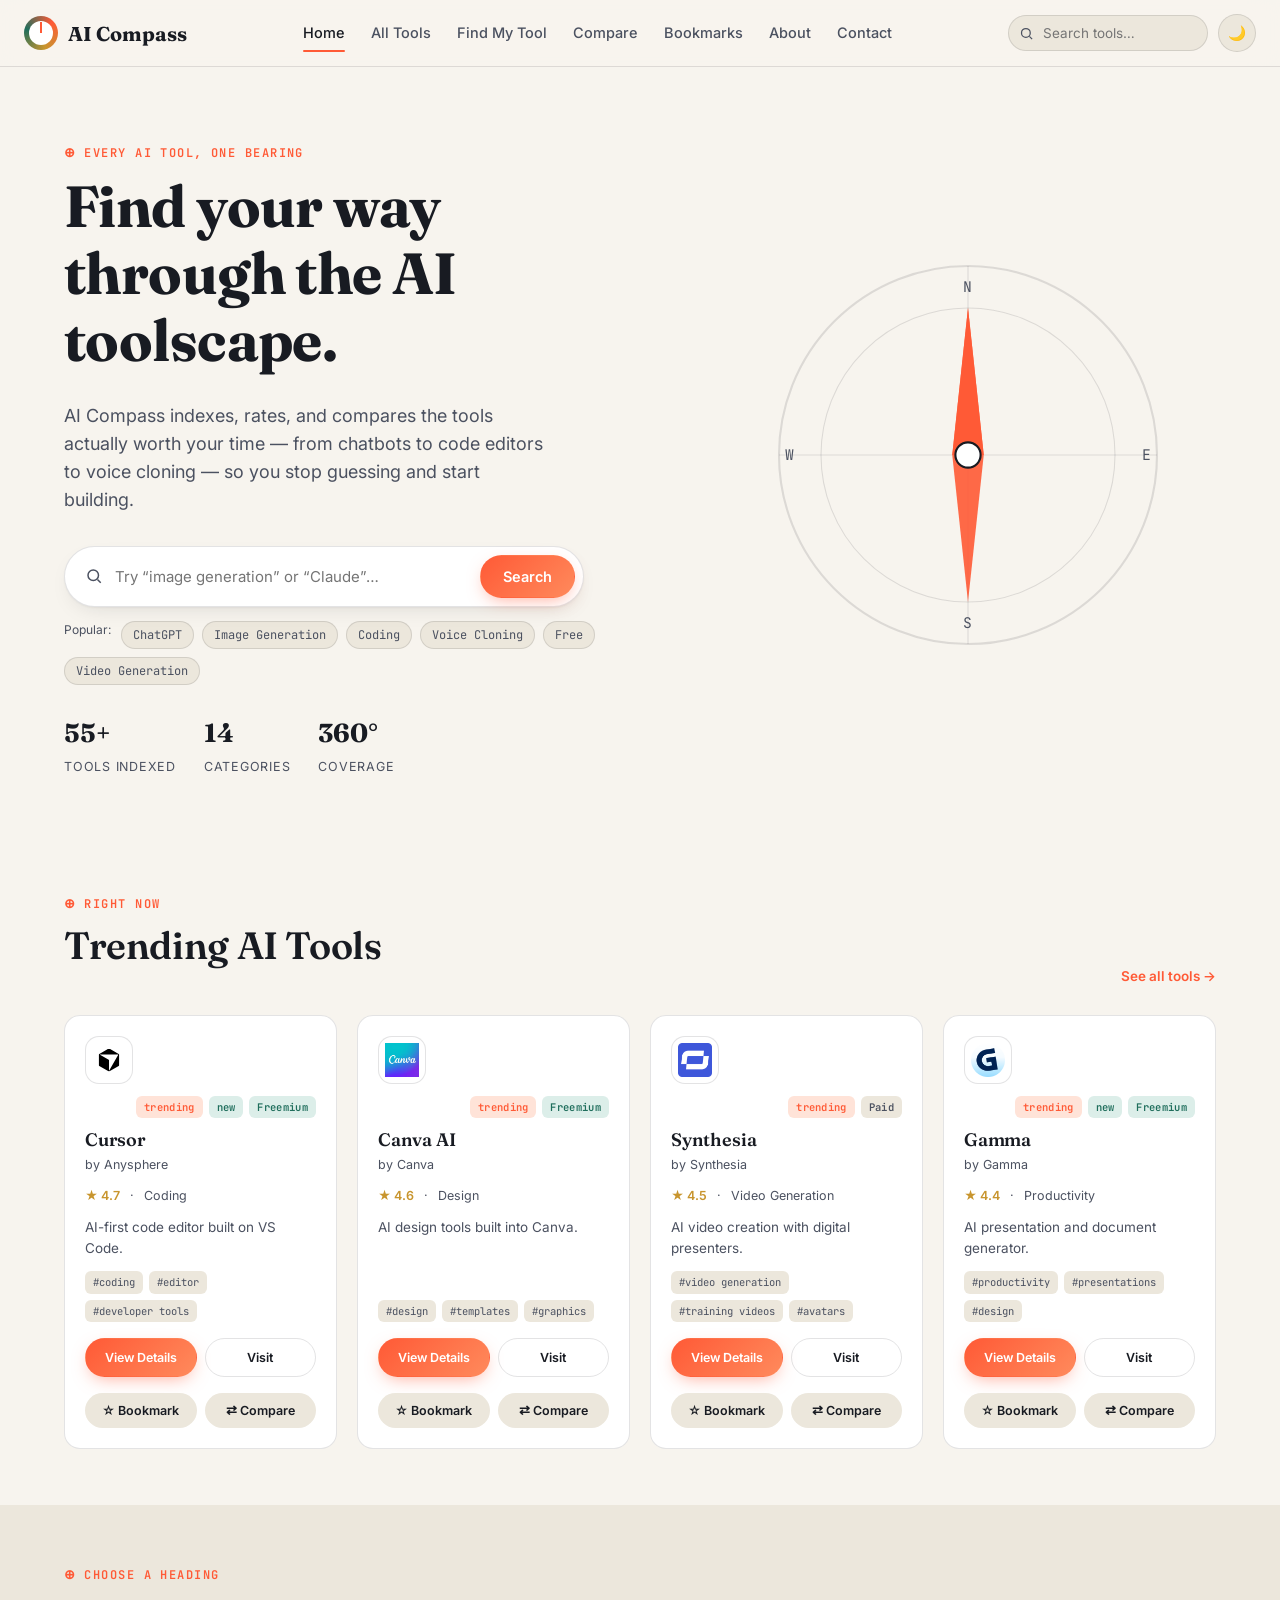
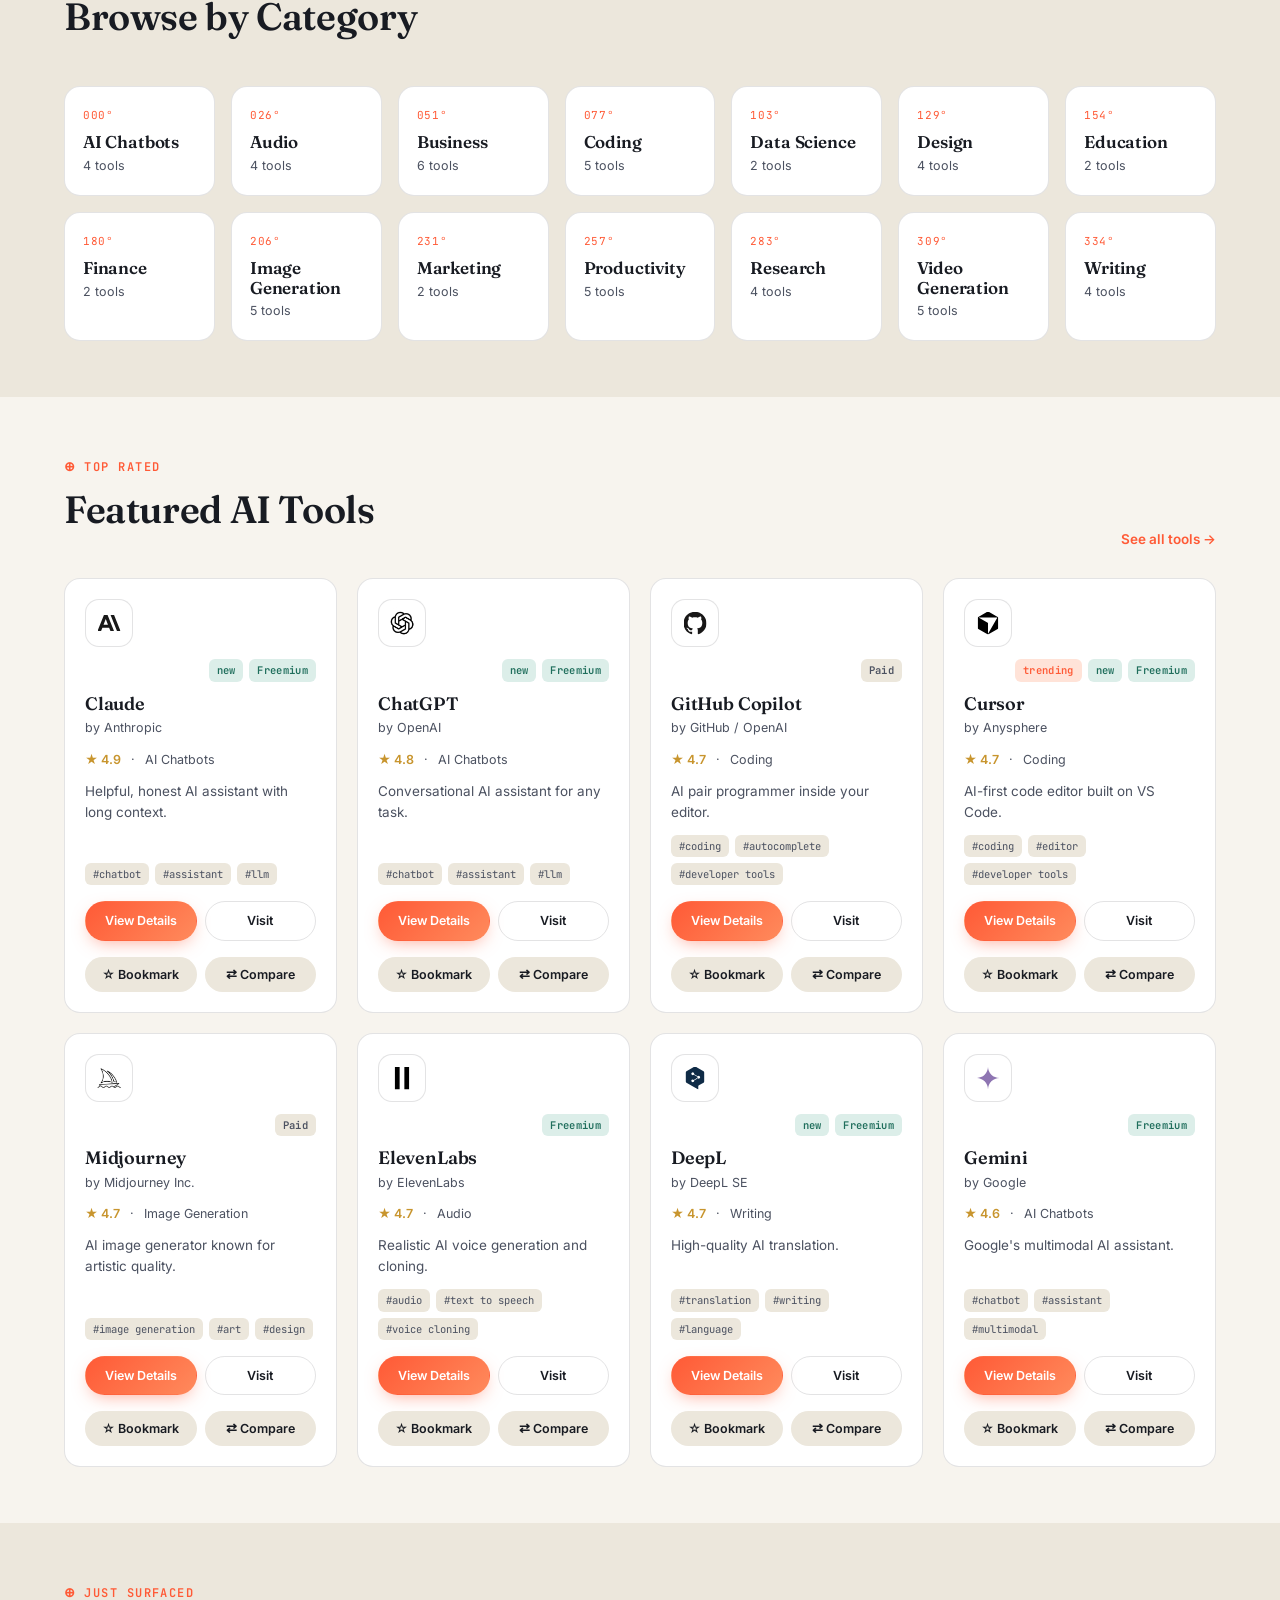
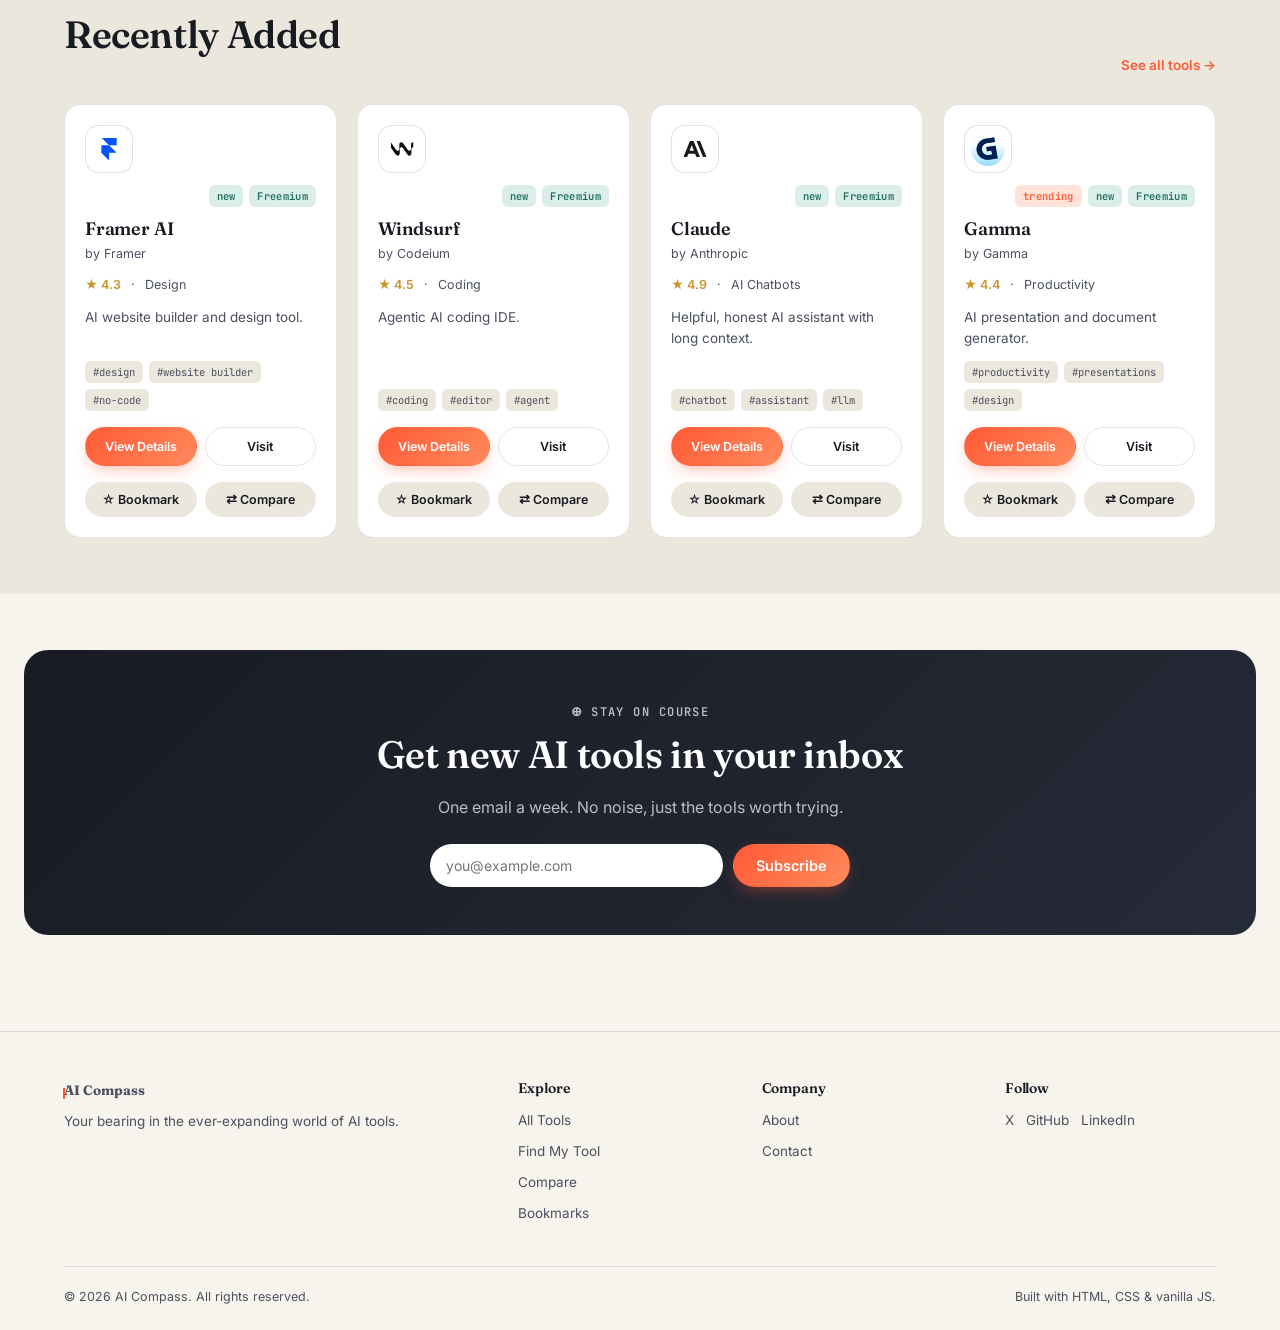
<file: index.html>
<!DOCTYPE html>
<html lang="en">
<head>
<meta charset="UTF-8">
<meta name="viewport" content="width=device-width, initial-scale=1.0">
<link rel="icon" type="image/svg+xml" href="assets/icons/favicon.svg">
<title>AI Compass — Find your bearing in the world of AI tools</title>
<meta name="description" content="Discover, compare, and bookmark the best AI tools in one place.">
<link rel="stylesheet" href="css/style.css">
<link rel="stylesheet" href="css/responsive.css">
</head>
<body>

<div class="page-loader" id="page-loader">
  <div class="needle-spinner"></div>
  <span>Finding true north…</span>
</div>

<!-- ============ HEADER / NAV ============ -->
<header class="site-header">
  <div class="navbar">
    <a href="index.html" class="brand"><span class="brand-mark"></span> AI Compass</a>

    <nav class="nav-links">
      <a href="index.html">Home</a>
      <a href="tools.html">All Tools</a>
      <a href="recommend.html">Find My Tool</a>
      <a href="compare.html">Compare</a>
      <a href="bookmarks.html">Bookmarks</a>
      <a href="about.html">About</a>
      <a href="contact.html">Contact</a>
    </nav>

    <div class="nav-actions">
      <div class="nav-search">
        <svg viewBox="0 0 24 24" fill="none" stroke="currentColor" stroke-width="2"><circle cx="11" cy="11" r="7"/><line x1="21" y1="21" x2="16.65" y2="16.65"/></svg>
        <input type="text" placeholder="Search tools…" data-search-input>
        <div class="suggestions-panel" data-search-panel></div>
      </div>
      <button class="btn btn-icon" data-action="theme-toggle" aria-label="Toggle dark mode">🌙</button>
      <button class="btn btn-icon nav-toggle" data-nav-toggle aria-label="Open menu">☰</button>
    </div>
  </div>
</header>

<!-- ============ MOBILE DRAWER ============ -->
<div class="mobile-drawer" id="mobile-drawer">
  <div class="mobile-drawer-panel">
    <button class="btn btn-icon drawer-close-btn" data-drawer-close>✕</button>
    <a href="index.html">Home</a>
    <a href="tools.html">All Tools</a>
      <a href="recommend.html">Find My Tool</a>
    <a href="compare.html">Compare</a>
    <a href="bookmarks.html">Bookmarks</a>
    <a href="about.html">About</a>
    <a href="contact.html">Contact</a>
  </div>
</div>

<main>
  <!-- ============ HERO ============ -->
  <section class="hero">
    <div class="container hero-grid">
      <div class="hero-copy">
        <p class="bearing">EVERY AI TOOL, ONE BEARING</p>
        <h1>Find your way through the AI toolscape.</h1>
        <p class="lede">AI Compass indexes, rates, and compares the tools actually worth your time — from chatbots to code editors to voice cloning — so you stop guessing and start building.</p>

        <div class="hero-search">
          <svg viewBox="0 0 24 24" fill="none" stroke="currentColor" stroke-width="2"><circle cx="11" cy="11" r="7"/><line x1="21" y1="21" x2="16.65" y2="16.65"/></svg>
          <input type="text" placeholder="Try “image generation” or “Claude”…" data-search-input>
          <button class="btn btn-primary" data-hero-search-btn>Search</button>
          <div class="suggestions-panel" data-search-panel></div>
        </div>
        <div class="popular-tags">
          <span>Popular:</span>
          <div id="popular-searches" style="display:contents;"></div>
        </div>

        <div class="hero-stats">
          <div class="hero-stat"><b>55+</b><span>Tools Indexed</span></div>
          <div class="hero-stat"><b>14</b><span>Categories</span></div>
          <div class="hero-stat"><b>360°</b><span>Coverage</span></div>
        </div>
      </div>

      <div class="compass-rose">
        <svg viewBox="0 0 400 400" width="100%" height="100%">
          <circle cx="200" cy="200" r="180" fill="none" stroke="var(--line)" stroke-width="2"/>
          <circle cx="200" cy="200" r="140" fill="none" stroke="var(--line)" stroke-width="1"/>
          <g stroke="var(--line)" stroke-width="1">
            <line x1="200" y1="20" x2="200" y2="380"/>
            <line x1="20" y1="200" x2="380" y2="200"/>
          </g>
          <polygon points="200,60 215,200 200,340 185,200" fill="var(--signal)" opacity="0.9"/>
          <polygon points="200,60 215,200 185,200" fill="var(--signal)"/>
          <circle cx="200" cy="200" r="12" fill="var(--card-bg)" stroke="var(--ink)" stroke-width="2"/>
          <text x="200" y="45" text-anchor="middle" font-family="JetBrains Mono" font-size="14" fill="var(--ink-soft)">N</text>
          <text x="200" y="365" text-anchor="middle" font-family="JetBrains Mono" font-size="14" fill="var(--ink-soft)">S</text>
          <text x="30" y="205" text-anchor="middle" font-family="JetBrains Mono" font-size="14" fill="var(--ink-soft)">W</text>
          <text x="370" y="205" text-anchor="middle" font-family="JetBrains Mono" font-size="14" fill="var(--ink-soft)">E</text>
        </svg>
      </div>
    </div>
  </section>

  <!-- ============ TRENDING ============ -->
  <section class="section">
    <div class="container">
      <div class="section-head">
        <div>
          <p class="bearing">RIGHT NOW</p>
          <h2>Trending AI Tools</h2>
        </div>
        <a class="view-all" href="tools.html">See all tools →</a>
      </div>
      <div class="tools-grid" id="trending-tools"></div>
    </div>
  </section>

  <!-- ============ CATEGORIES ============ -->
  <section class="section" style="background:var(--paper-dim);">
    <div class="container">
      <div class="section-head">
        <div>
          <p class="bearing">CHOOSE A HEADING</p>
          <h2>Browse by Category</h2>
        </div>
      </div>
      <div class="category-grid" id="category-grid"></div>
    </div>
  </section>

  <!-- ============ FEATURED ============ -->
  <section class="section">
    <div class="container">
      <div class="section-head">
        <div>
          <p class="bearing">TOP RATED</p>
          <h2>Featured AI Tools</h2>
        </div>
        <a class="view-all" href="tools.html?sort=rating-high">See all tools →</a>
      </div>
      <div class="tools-grid" id="featured-tools"></div>
    </div>
  </section>

  <!-- ============ RECENTLY VIEWED (hidden until user has history) ============ -->
  <section class="section" id="recently-viewed-section">
    <div class="container">
      <div class="section-head">
        <div>
          <p class="bearing">YOUR TRAIL</p>
          <h2>Recently Viewed</h2>
        </div>
      </div>
      <div class="tools-grid" id="recently-viewed-tools"></div>
    </div>
  </section>

  <!-- ============ RECENTLY ADDED ============ -->
  <section class="section" style="background:var(--paper-dim);">
    <div class="container">
      <div class="section-head">
        <div>
          <p class="bearing">JUST SURFACED</p>
          <h2>Recently Added</h2>
        </div>
        <a class="view-all" href="tools.html?sort=recent">See all tools →</a>
      </div>
      <div class="tools-grid" id="recent-tools"></div>
    </div>
  </section>

  <!-- ============ NEWSLETTER ============ -->
  <section class="section">
    <div class="newsletter">
      <p class="bearing" style="justify-content:center;">STAY ON COURSE</p>
      <h2>Get new AI tools in your inbox</h2>
      <p>One email a week. No noise, just the tools worth trying.</p>
      <form class="newsletter-form" id="newsletter-form">
        <input type="email" placeholder="you@example.com" required>
        <button class="btn btn-primary" type="submit">Subscribe</button>
      </form>
    </div>
  </section>
</main>

<!-- ============ FOOTER ============ -->
<footer class="site-footer">
  <div class="container">
    <div class="footer-grid">
      <div class="footer-col">
        <a href="index.html" class="brand footer-brand"><span class="brand-mark"></span> AI Compass</a>
        <p>Your bearing in the ever-expanding world of AI tools.</p>
      </div>
      <div class="footer-col">
        <h4>Explore</h4>
        <a href="tools.html">All Tools</a>
      <a href="recommend.html">Find My Tool</a>
        <a href="compare.html">Compare</a>
        <a href="bookmarks.html">Bookmarks</a>
      </div>
      <div class="footer-col">
        <h4>Company</h4>
        <a href="about.html">About</a>
        <a href="contact.html">Contact</a>
      </div>
      <div class="footer-col">
        <h4>Follow</h4>
        <div class="social-row">
          <a href="#">X</a><a href="#">GitHub</a><a href="#">LinkedIn</a>
        </div>
      </div>
    </div>
    <div class="footer-bottom">
      <span>© 2026 AI Compass. All rights reserved.</span>
      <span>Built with HTML, CSS &amp; vanilla JS.</span>
    </div>
  </div>
</footer>

<button id="scroll-top" aria-label="Scroll to top">↑</button>
<div id="toast-container"></div>

<script src="js/data.js"></script>
<script src="js/bookmark.js"></script>
<script src="js/compare.js"></script>
<script src="js/recentlyViewed.js"></script>
<script src="js/darkmode.js"></script>
<script src="js/loader.js"></script>
<script src="js/search.js"></script>
<script src="js/app.js"></script>
</body>
</html>
</file>
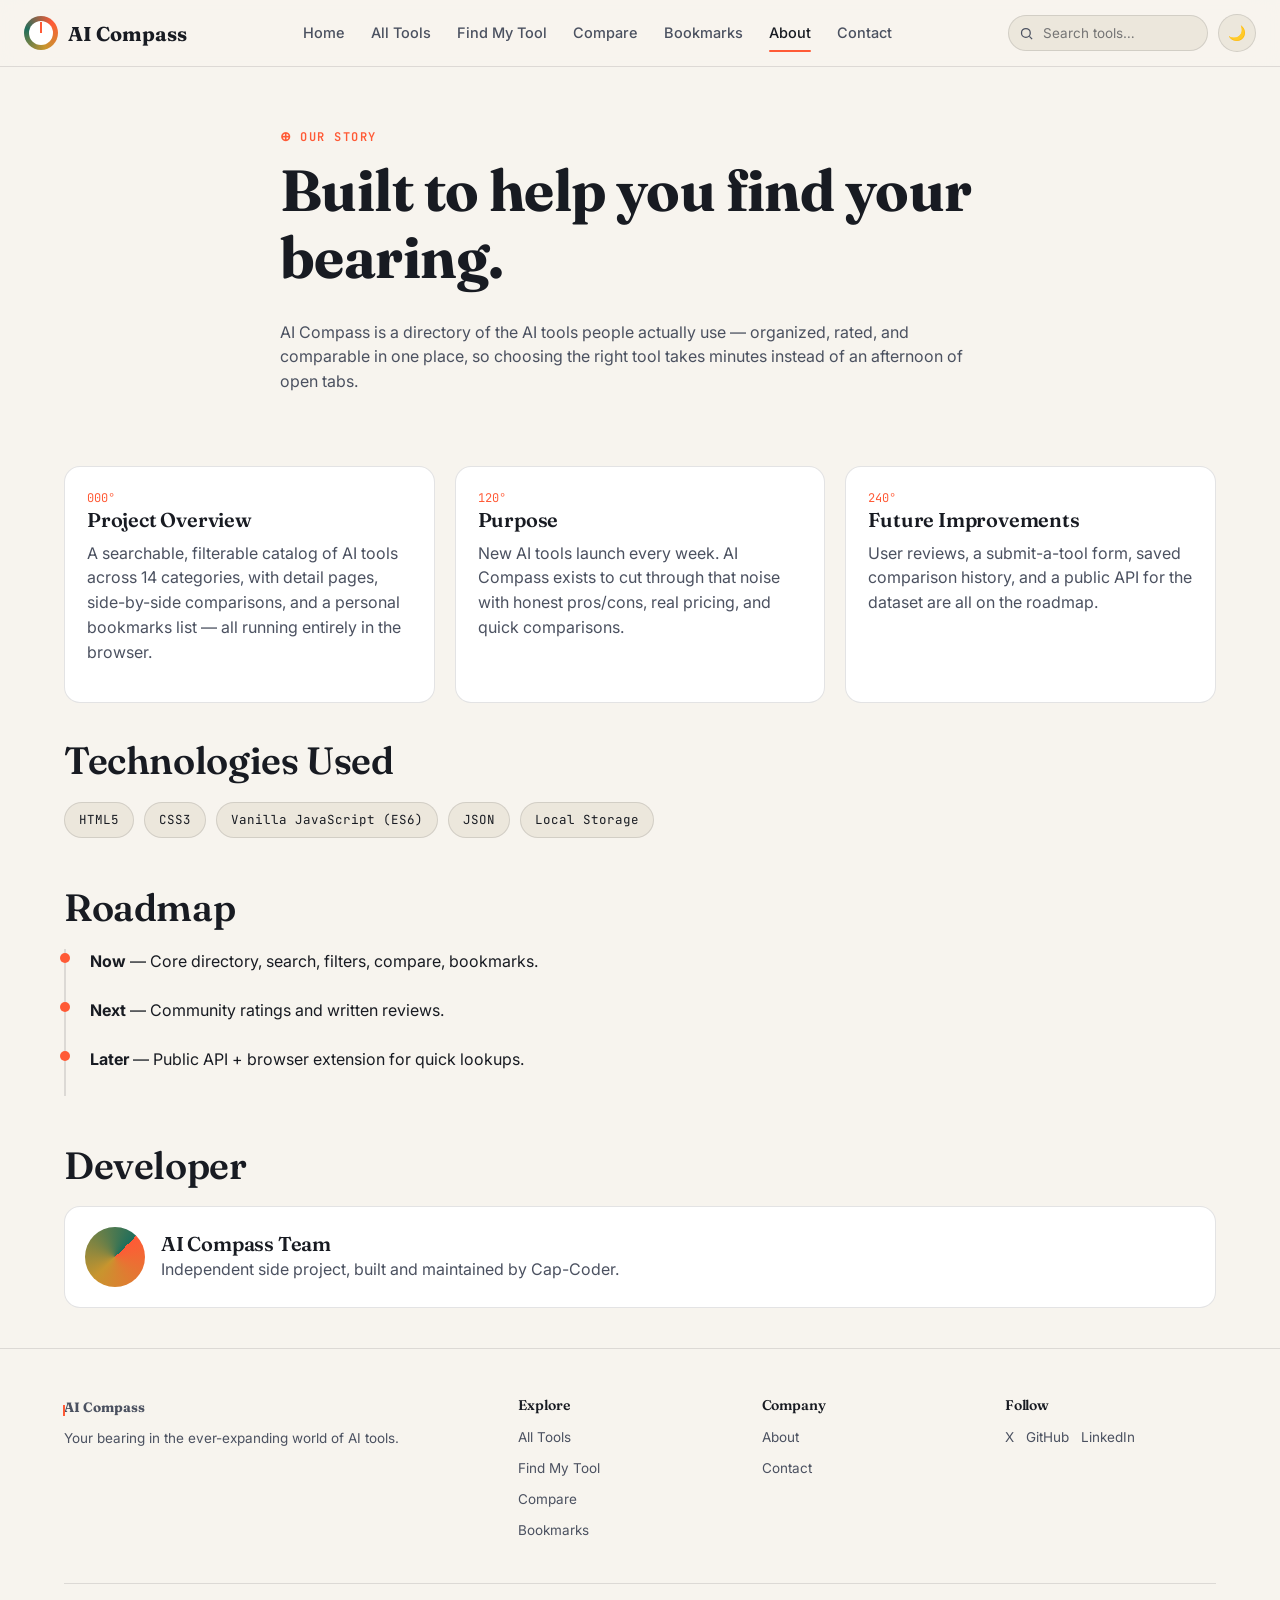
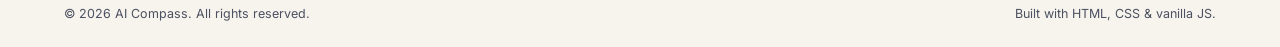
<file: about.html>
<!DOCTYPE html>
<html lang="en">
<head>
<meta charset="UTF-8">
<meta name="viewport" content="width=device-width, initial-scale=1.0">
<link rel="icon" type="image/svg+xml" href="assets/icons/favicon.svg">
<title>About · AI Compass</title>
<link rel="stylesheet" href="css/style.css">
<link rel="stylesheet" href="css/about.css">
<link rel="stylesheet" href="css/responsive.css">
</head>
<body>

<div class="page-loader" id="page-loader">
  <div class="needle-spinner"></div>
  <span>Reading the map…</span>
</div>

<header class="site-header">
  <div class="navbar">
    <a href="index.html" class="brand"><span class="brand-mark"></span> AI Compass</a>
    <nav class="nav-links">
      <a href="index.html">Home</a>
      <a href="tools.html">All Tools</a>
      <a href="recommend.html">Find My Tool</a>
      <a href="compare.html">Compare</a>
      <a href="bookmarks.html">Bookmarks</a>
      <a href="about.html">About</a>
      <a href="contact.html">Contact</a>
    </nav>
    <div class="nav-actions">
      <div class="nav-search">
        <svg viewBox="0 0 24 24" fill="none" stroke="currentColor" stroke-width="2"><circle cx="11" cy="11" r="7"/><line x1="21" y1="21" x2="16.65" y2="16.65"/></svg>
        <input type="text" placeholder="Search tools…" data-search-input>
        <div class="suggestions-panel" data-search-panel></div>
      </div>
      <button class="btn btn-icon" data-action="theme-toggle" aria-label="Toggle dark mode">🌙</button>
      <button class="btn btn-icon nav-toggle" data-nav-toggle aria-label="Open menu">☰</button>
    </div>
  </div>
</header>

<div class="mobile-drawer" id="mobile-drawer">
  <div class="mobile-drawer-panel">
    <button class="btn btn-icon drawer-close-btn" data-drawer-close>✕</button>
    <a href="index.html">Home</a>
    <a href="tools.html">All Tools</a>
      <a href="recommend.html">Find My Tool</a>
    <a href="compare.html">Compare</a>
    <a href="bookmarks.html">Bookmarks</a>
    <a href="about.html">About</a>
    <a href="contact.html">Contact</a>
  </div>
</div>

<main>
  <div class="container about-hero">
    <p class="bearing">OUR STORY</p>
    <h1>Built to help you find your bearing.</h1>
    <p>AI Compass is a directory of the AI tools people actually use — organized, rated, and comparable in one place, so choosing the right tool takes minutes instead of an afternoon of open tabs.</p>
  </div>

  <div class="container">
    <div class="about-grid">
      <div class="about-card">
        <div class="deg">000°</div>
        <h3>Project Overview</h3>
        <p>A searchable, filterable catalog of AI tools across 14 categories, with detail pages, side-by-side comparisons, and a personal bookmarks list — all running entirely in the browser.</p>
      </div>
      <div class="about-card">
        <div class="deg">120°</div>
        <h3>Purpose</h3>
        <p>New AI tools launch every week. AI Compass exists to cut through that noise with honest pros/cons, real pricing, and quick comparisons.</p>
      </div>
      <div class="about-card">
        <div class="deg">240°</div>
        <h3>Future Improvements</h3>
        <p>User reviews, a submit-a-tool form, saved comparison history, and a public API for the dataset are all on the roadmap.</p>
      </div>
    </div>

    <h2>Technologies Used</h2>
    <div class="tech-pills">
      <span class="tech-pill">HTML5</span>
      <span class="tech-pill">CSS3</span>
      <span class="tech-pill">Vanilla JavaScript (ES6)</span>
      <span class="tech-pill">JSON</span>
      <span class="tech-pill">Local Storage</span>
    </div>

    <h2 style="margin-top:48px;">Roadmap</h2>
    <div class="timeline">
      <div class="timeline-item"><strong>Now</strong> — Core directory, search, filters, compare, bookmarks.</div>
      <div class="timeline-item"><strong>Next</strong> — Community ratings and written reviews.</div>
      <div class="timeline-item"><strong>Later</strong> — Public API + browser extension for quick lookups.</div>
    </div>

    <h2 style="margin-top:48px;">Developer</h2>
    <div class="dev-card">
      <div class="dev-avatar"></div>
      <div>
        <h3 style="margin-bottom:2px;">AI Compass Team</h3>
        <p style="margin:0;">Independent side project, built and maintained by Cap-Coder.</p>
      </div>
    </div>
  </div>
</main>

<footer class="site-footer">
  <div class="container">
    <div class="footer-grid">
      <div class="footer-col">
        <a href="index.html" class="brand footer-brand"><span class="brand-mark"></span> AI Compass</a>
        <p>Your bearing in the ever-expanding world of AI tools.</p>
      </div>
      <div class="footer-col">
        <h4>Explore</h4>
        <a href="tools.html">All Tools</a>
      <a href="recommend.html">Find My Tool</a>
        <a href="compare.html">Compare</a>
        <a href="bookmarks.html">Bookmarks</a>
      </div>
      <div class="footer-col">
        <h4>Company</h4>
        <a href="about.html">About</a>
        <a href="contact.html">Contact</a>
      </div>
      <div class="footer-col">
        <h4>Follow</h4>
        <div class="social-row"><a href="#">X</a><a href="#">GitHub</a><a href="#">LinkedIn</a></div>
      </div>
    </div>
    <div class="footer-bottom">
      <span>© 2026 AI Compass. All rights reserved.</span>
      <span>Built with HTML, CSS &amp; vanilla JS.</span>
    </div>
  </div>
</footer>

<button id="scroll-top" aria-label="Scroll to top">↑</button>
<div id="toast-container"></div>

<script src="js/data.js"></script>
<script src="js/bookmark.js"></script>
<script src="js/compare.js"></script>
<script src="js/recentlyViewed.js"></script>
<script src="js/darkmode.js"></script>
<script src="js/loader.js"></script>
<script src="js/search.js"></script>
<script src="js/app.js"></script>
</body>
</html>
</file>
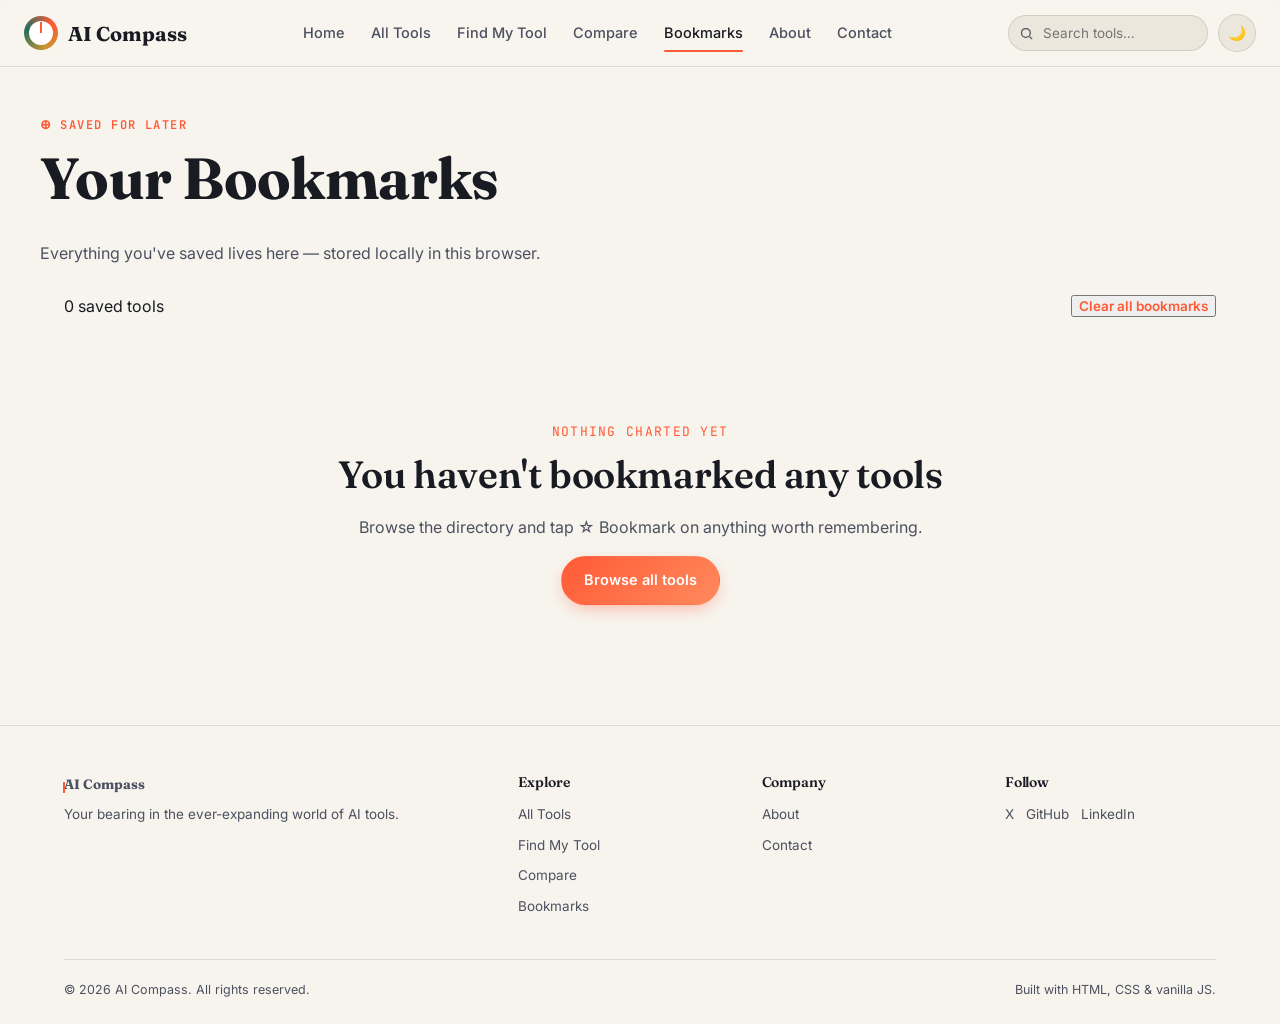
<file: bookmarks.html>
<!DOCTYPE html>
<html lang="en">
<head>
<meta charset="UTF-8">
<meta name="viewport" content="width=device-width, initial-scale=1.0">
<link rel="icon" type="image/svg+xml" href="assets/icons/favicon.svg">
<title>Bookmarks · AI Compass</title>
<link rel="stylesheet" href="css/style.css">
<link rel="stylesheet" href="css/bookmarks.css">
<link rel="stylesheet" href="css/responsive.css">
</head>
<body>

<div class="page-loader" id="page-loader">
  <div class="needle-spinner"></div>
  <span>Opening your saved list…</span>
</div>

<header class="site-header">
  <div class="navbar">
    <a href="index.html" class="brand"><span class="brand-mark"></span> AI Compass</a>
    <nav class="nav-links">
      <a href="index.html">Home</a>
      <a href="tools.html">All Tools</a>
      <a href="recommend.html">Find My Tool</a>
      <a href="compare.html">Compare</a>
      <a href="bookmarks.html">Bookmarks</a>
      <a href="about.html">About</a>
      <a href="contact.html">Contact</a>
    </nav>
    <div class="nav-actions">
      <div class="nav-search">
        <svg viewBox="0 0 24 24" fill="none" stroke="currentColor" stroke-width="2"><circle cx="11" cy="11" r="7"/><line x1="21" y1="21" x2="16.65" y2="16.65"/></svg>
        <input type="text" placeholder="Search tools…" data-search-input>
        <div class="suggestions-panel" data-search-panel></div>
      </div>
      <button class="btn btn-icon" data-action="theme-toggle" aria-label="Toggle dark mode">🌙</button>
      <button class="btn btn-icon nav-toggle" data-nav-toggle aria-label="Open menu">☰</button>
    </div>
  </div>
</header>

<div class="mobile-drawer" id="mobile-drawer">
  <div class="mobile-drawer-panel">
    <button class="btn btn-icon drawer-close-btn" data-drawer-close>✕</button>
    <a href="index.html">Home</a>
    <a href="tools.html">All Tools</a>
      <a href="recommend.html">Find My Tool</a>
    <a href="compare.html">Compare</a>
    <a href="bookmarks.html">Bookmarks</a>
    <a href="about.html">About</a>
    <a href="contact.html">Contact</a>
  </div>
</div>

<main>
  <div class="container bookmarks-head">
    <p class="bearing">SAVED FOR LATER</p>
    <h1>Your Bookmarks</h1>
    <p>Everything you've saved lives here — stored locally in this browser.</p>
  </div>

  <div class="container">
    <div class="bookmarks-toolbar">
      <span id="bookmarks-count">0 saved tools</span>
      <button class="clear-all-btn" id="clear-bookmarks">Clear all bookmarks</button>
    </div>

    <div class="tools-grid" id="bookmarks-grid"></div>

    <div class="empty-state" id="bookmarks-empty">
      <div class="deg-mark">NOTHING CHARTED YET</div>
      <h2>You haven't bookmarked any tools</h2>
      <p>Browse the directory and tap ☆ Bookmark on anything worth remembering.</p>
      <a class="btn btn-primary" href="tools.html">Browse all tools</a>
    </div>
  </div>
</main>

<footer class="site-footer">
  <div class="container">
    <div class="footer-grid">
      <div class="footer-col">
        <a href="index.html" class="brand footer-brand"><span class="brand-mark"></span> AI Compass</a>
        <p>Your bearing in the ever-expanding world of AI tools.</p>
      </div>
      <div class="footer-col">
        <h4>Explore</h4>
        <a href="tools.html">All Tools</a>
      <a href="recommend.html">Find My Tool</a>
        <a href="compare.html">Compare</a>
        <a href="bookmarks.html">Bookmarks</a>
      </div>
      <div class="footer-col">
        <h4>Company</h4>
        <a href="about.html">About</a>
        <a href="contact.html">Contact</a>
      </div>
      <div class="footer-col">
        <h4>Follow</h4>
        <div class="social-row"><a href="#">X</a><a href="#">GitHub</a><a href="#">LinkedIn</a></div>
      </div>
    </div>
    <div class="footer-bottom">
      <span>© 2026 AI Compass. All rights reserved.</span>
      <span>Built with HTML, CSS &amp; vanilla JS.</span>
    </div>
  </div>
</footer>

<button id="scroll-top" aria-label="Scroll to top">↑</button>
<div id="toast-container"></div>

<script src="js/data.js"></script>
<script src="js/bookmark.js"></script>
<script src="js/compare.js"></script>
<script src="js/recentlyViewed.js"></script>
<script src="js/darkmode.js"></script>
<script src="js/loader.js"></script>
<script src="js/search.js"></script>
<script src="js/app.js"></script>
</body>
</html>
</file>
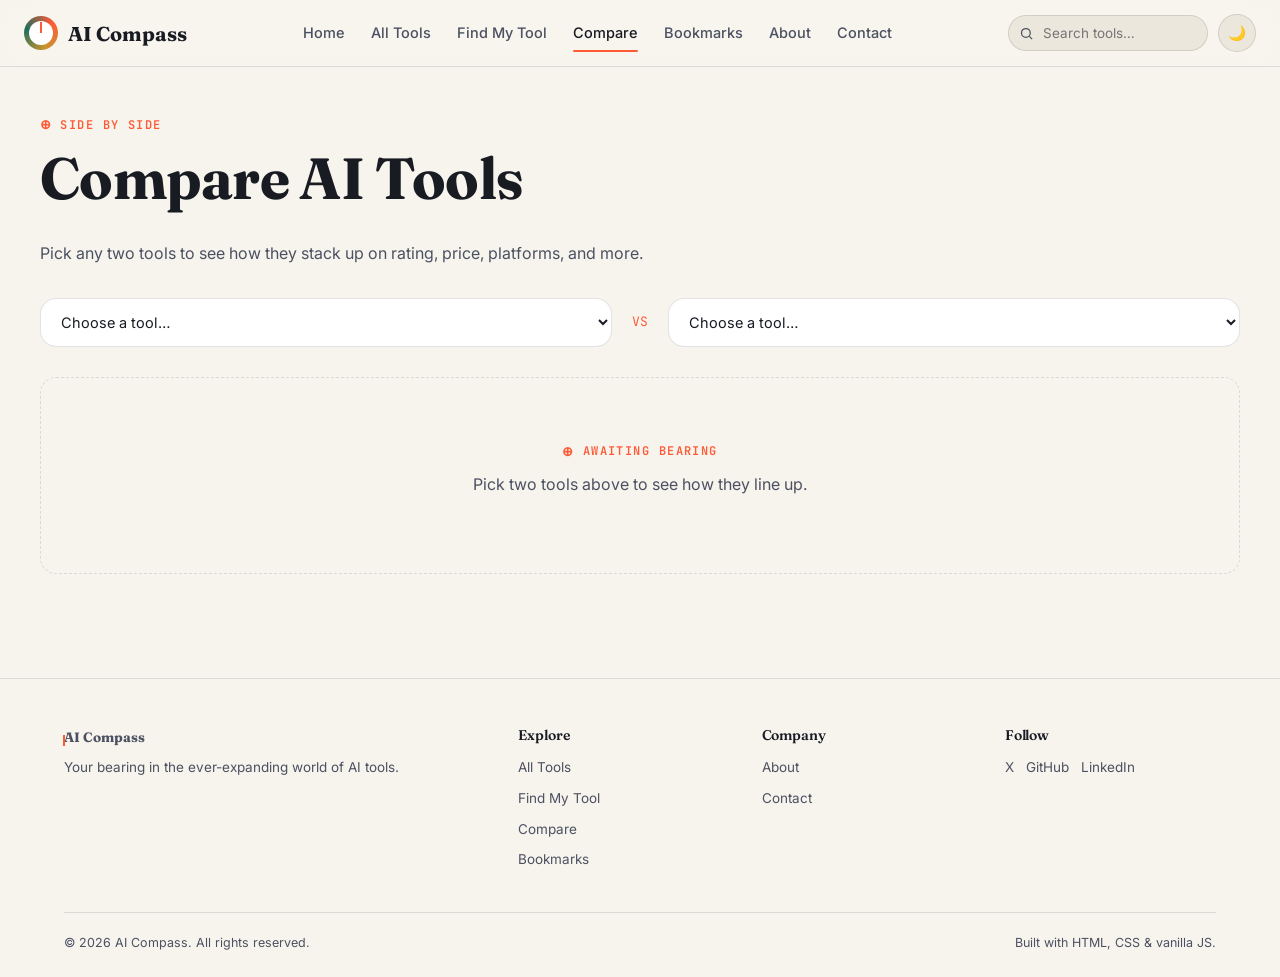
<file: compare.html>
<!DOCTYPE html>
<html lang="en">
<head>
<meta charset="UTF-8">
<meta name="viewport" content="width=device-width, initial-scale=1.0">
<link rel="icon" type="image/svg+xml" href="assets/icons/favicon.svg">
<title>Compare Tools · AI Compass</title>
<link rel="stylesheet" href="css/style.css">
<link rel="stylesheet" href="css/compare.css">
<link rel="stylesheet" href="css/responsive.css">
</head>
<body>

<div class="page-loader" id="page-loader">
  <div class="needle-spinner"></div>
  <span>Lining up the two bearings…</span>
</div>

<header class="site-header">
  <div class="navbar">
    <a href="index.html" class="brand"><span class="brand-mark"></span> AI Compass</a>
    <nav class="nav-links">
      <a href="index.html">Home</a>
      <a href="tools.html">All Tools</a>
      <a href="recommend.html">Find My Tool</a>
      <a href="compare.html">Compare</a>
      <a href="bookmarks.html">Bookmarks</a>
      <a href="about.html">About</a>
      <a href="contact.html">Contact</a>
    </nav>
    <div class="nav-actions">
      <div class="nav-search">
        <svg viewBox="0 0 24 24" fill="none" stroke="currentColor" stroke-width="2"><circle cx="11" cy="11" r="7"/><line x1="21" y1="21" x2="16.65" y2="16.65"/></svg>
        <input type="text" placeholder="Search tools…" data-search-input>
        <div class="suggestions-panel" data-search-panel></div>
      </div>
      <button class="btn btn-icon" data-action="theme-toggle" aria-label="Toggle dark mode">🌙</button>
      <button class="btn btn-icon nav-toggle" data-nav-toggle aria-label="Open menu">☰</button>
    </div>
  </div>
</header>

<div class="mobile-drawer" id="mobile-drawer">
  <div class="mobile-drawer-panel">
    <button class="btn btn-icon drawer-close-btn" data-drawer-close>✕</button>
    <a href="index.html">Home</a>
    <a href="tools.html">All Tools</a>
      <a href="recommend.html">Find My Tool</a>
    <a href="compare.html">Compare</a>
    <a href="bookmarks.html">Bookmarks</a>
    <a href="about.html">About</a>
    <a href="contact.html">Contact</a>
  </div>
</div>

<main id="compare-root">
  <div class="container" style="padding:44px 0 64px;">
    <p class="bearing">SIDE BY SIDE</p>
    <h1>Compare AI Tools</h1>
    <p>Pick any two tools to see how they stack up on rating, price, platforms, and more.</p>

    <div class="compare-select-row">
      <select class="compare-select" id="compare-select-a"></select>
      <span class="vs">VS</span>
      <select class="compare-select" id="compare-select-b"></select>
    </div>

    <div class="compare-grid-wrap" id="compare-table-wrap"></div>
  </div>
</main>

<footer class="site-footer">
  <div class="container">
    <div class="footer-grid">
      <div class="footer-col">
        <a href="index.html" class="brand footer-brand"><span class="brand-mark"></span> AI Compass</a>
        <p>Your bearing in the ever-expanding world of AI tools.</p>
      </div>
      <div class="footer-col">
        <h4>Explore</h4>
        <a href="tools.html">All Tools</a>
      <a href="recommend.html">Find My Tool</a>
        <a href="compare.html">Compare</a>
        <a href="bookmarks.html">Bookmarks</a>
      </div>
      <div class="footer-col">
        <h4>Company</h4>
        <a href="about.html">About</a>
        <a href="contact.html">Contact</a>
      </div>
      <div class="footer-col">
        <h4>Follow</h4>
        <div class="social-row"><a href="#">X</a><a href="#">GitHub</a><a href="#">LinkedIn</a></div>
      </div>
    </div>
    <div class="footer-bottom">
      <span>© 2026 AI Compass. All rights reserved.</span>
      <span>Built with HTML, CSS &amp; vanilla JS.</span>
    </div>
  </div>
</footer>

<button id="scroll-top" aria-label="Scroll to top">↑</button>
<div id="toast-container"></div>

<script src="js/data.js"></script>
<script src="js/bookmark.js"></script>
<script src="js/compare.js"></script>
<script src="js/recentlyViewed.js"></script>
<script src="js/darkmode.js"></script>
<script src="js/loader.js"></script>
<script src="js/search.js"></script>
<script src="js/app.js"></script>
</body>
</html>
</file>
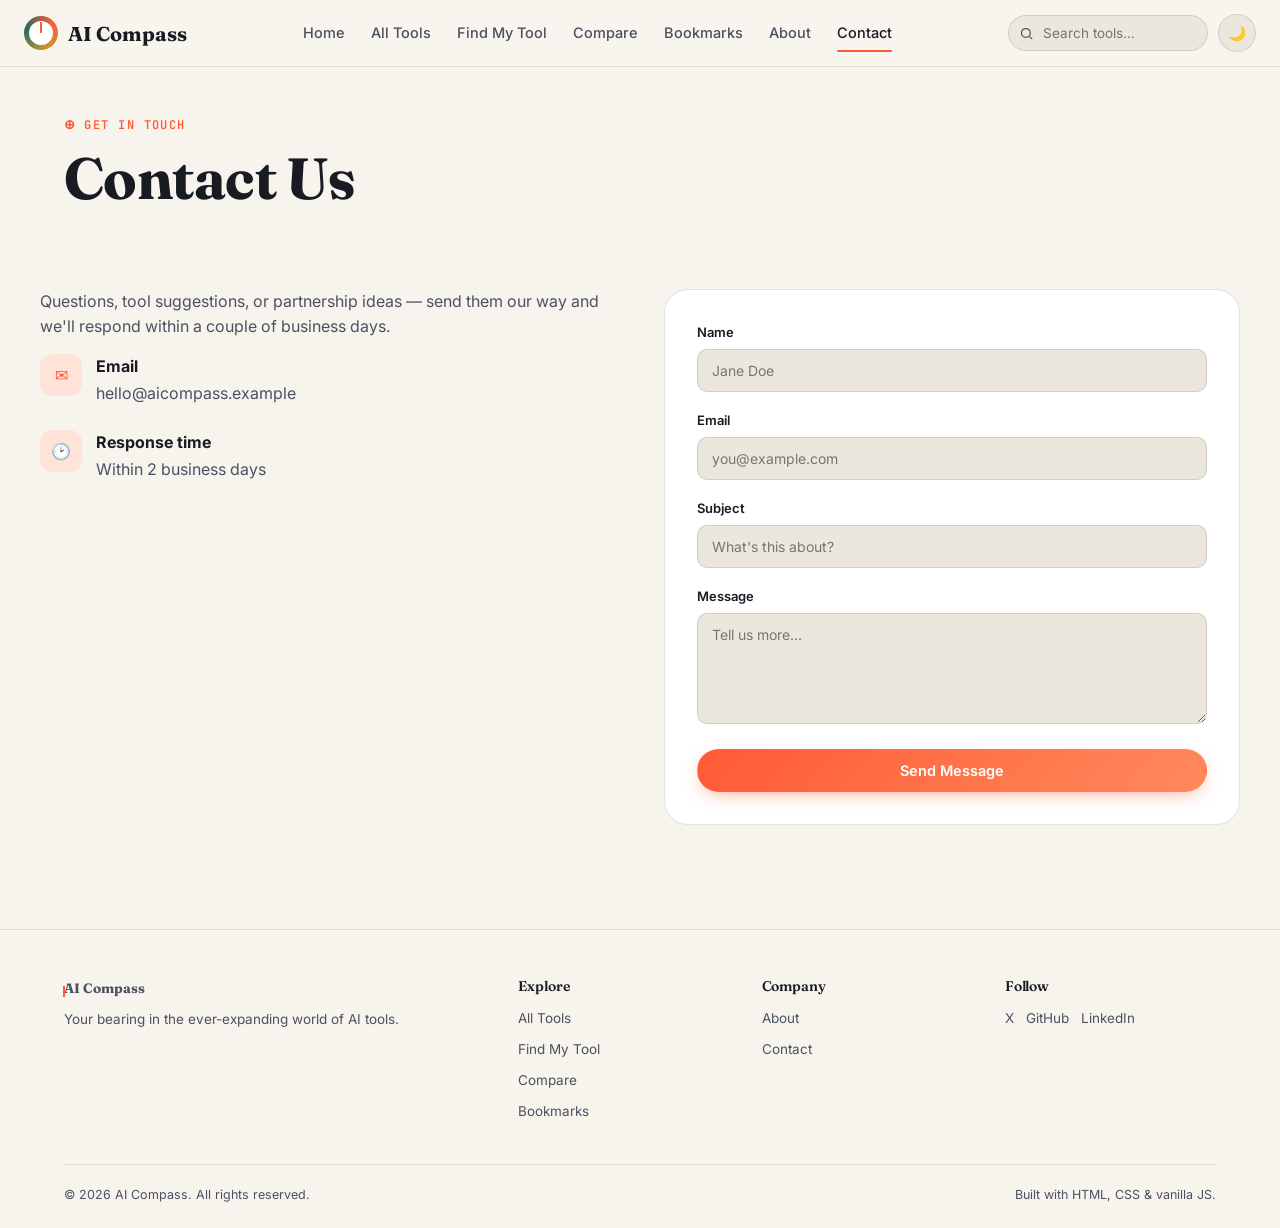
<file: contact.html>
<!DOCTYPE html>
<html lang="en">
<head>
<meta charset="UTF-8">
<meta name="viewport" content="width=device-width, initial-scale=1.0">
<link rel="icon" type="image/svg+xml" href="assets/icons/favicon.svg">
<title>Contact · AI Compass</title>
<link rel="stylesheet" href="css/style.css">
<link rel="stylesheet" href="css/contact.css">
<link rel="stylesheet" href="css/responsive.css">
</head>
<body>

<div class="page-loader" id="page-loader">
  <div class="needle-spinner"></div>
  <span>Opening the radio channel…</span>
</div>

<header class="site-header">
  <div class="navbar">
    <a href="index.html" class="brand"><span class="brand-mark"></span> AI Compass</a>
    <nav class="nav-links">
      <a href="index.html">Home</a>
      <a href="tools.html">All Tools</a>
      <a href="recommend.html">Find My Tool</a>
      <a href="compare.html">Compare</a>
      <a href="bookmarks.html">Bookmarks</a>
      <a href="about.html">About</a>
      <a href="contact.html">Contact</a>
    </nav>
    <div class="nav-actions">
      <div class="nav-search">
        <svg viewBox="0 0 24 24" fill="none" stroke="currentColor" stroke-width="2"><circle cx="11" cy="11" r="7"/><line x1="21" y1="21" x2="16.65" y2="16.65"/></svg>
        <input type="text" placeholder="Search tools…" data-search-input>
        <div class="suggestions-panel" data-search-panel></div>
      </div>
      <button class="btn btn-icon" data-action="theme-toggle" aria-label="Toggle dark mode">🌙</button>
      <button class="btn btn-icon nav-toggle" data-nav-toggle aria-label="Open menu">☰</button>
    </div>
  </div>
</header>

<div class="mobile-drawer" id="mobile-drawer">
  <div class="mobile-drawer-panel">
    <button class="btn btn-icon drawer-close-btn" data-drawer-close>✕</button>
    <a href="index.html">Home</a>
    <a href="tools.html">All Tools</a>
      <a href="recommend.html">Find My Tool</a>
    <a href="compare.html">Compare</a>
    <a href="bookmarks.html">Bookmarks</a>
    <a href="about.html">About</a>
    <a href="contact.html">Contact</a>
  </div>
</div>

<main>
  <div class="container" style="padding-top:44px;">
    <p class="bearing">GET IN TOUCH</p>
    <h1>Contact Us</h1>
  </div>

  <div class="container contact-wrap">
    <div>
      <p>Questions, tool suggestions, or partnership ideas — send them our way and we'll respond within a couple of business days.</p>

      <div class="contact-info-item">
        <div class="ic">✉</div>
        <div><strong>Email</strong><p style="margin:2px 0 0;">hello@aicompass.example</p></div>
      </div>
      <div class="contact-info-item">
        <div class="ic">🕑</div>
        <div><strong>Response time</strong><p style="margin:2px 0 0;">Within 2 business days</p></div>
      </div>

      <div class="empty-state hidden" id="contact-success" style="text-align:left; padding:20px 0 0;">
        <p class="bearing">MESSAGE RECEIVED</p>
        <h3 style="margin:0 0 6px;">Thanks — we've got your message.</h3>
        <p>We'll reply at the email address you provided.</p>
      </div>
    </div>

    <form class="contact-form" id="contact-form" novalidate>
      <div class="form-field">
        <label for="field-name">Name</label>
        <input type="text" id="field-name" name="name" placeholder="Jane Doe">
        <div class="field-error">Enter your full name</div>
      </div>
      <div class="form-field">
        <label for="field-email">Email</label>
        <input type="email" id="field-email" name="email" placeholder="you@example.com">
        <div class="field-error">Enter a valid email address</div>
      </div>
      <div class="form-field">
        <label for="field-subject">Subject</label>
        <input type="text" id="field-subject" name="subject" placeholder="What's this about?">
        <div class="field-error">Subject is too short</div>
      </div>
      <div class="form-field">
        <label for="field-message">Message</label>
        <textarea id="field-message" name="message" rows="5" placeholder="Tell us more…"></textarea>
        <div class="field-error">Message should be at least 10 characters</div>
      </div>
      <button class="btn btn-primary btn-block" type="submit">Send Message</button>
    </form>
  </div>
</main>

<footer class="site-footer">
  <div class="container">
    <div class="footer-grid">
      <div class="footer-col">
        <a href="index.html" class="brand footer-brand"><span class="brand-mark"></span> AI Compass</a>
        <p>Your bearing in the ever-expanding world of AI tools.</p>
      </div>
      <div class="footer-col">
        <h4>Explore</h4>
        <a href="tools.html">All Tools</a>
      <a href="recommend.html">Find My Tool</a>
        <a href="compare.html">Compare</a>
        <a href="bookmarks.html">Bookmarks</a>
      </div>
      <div class="footer-col">
        <h4>Company</h4>
        <a href="about.html">About</a>
        <a href="contact.html">Contact</a>
      </div>
      <div class="footer-col">
        <h4>Follow</h4>
        <div class="social-row"><a href="#">X</a><a href="#">GitHub</a><a href="#">LinkedIn</a></div>
      </div>
    </div>
    <div class="footer-bottom">
      <span>© 2026 AI Compass. All rights reserved.</span>
      <span>Built with HTML, CSS &amp; vanilla JS.</span>
    </div>
  </div>
</footer>

<button id="scroll-top" aria-label="Scroll to top">↑</button>
<div id="toast-container"></div>

<script src="js/data.js"></script>
<script src="js/bookmark.js"></script>
<script src="js/compare.js"></script>
<script src="js/recentlyViewed.js"></script>
<script src="js/darkmode.js"></script>
<script src="js/loader.js"></script>
<script src="js/search.js"></script>
<script src="js/app.js"></script>
<script src="js/contact.js"></script>
</body>
</html>
</file>
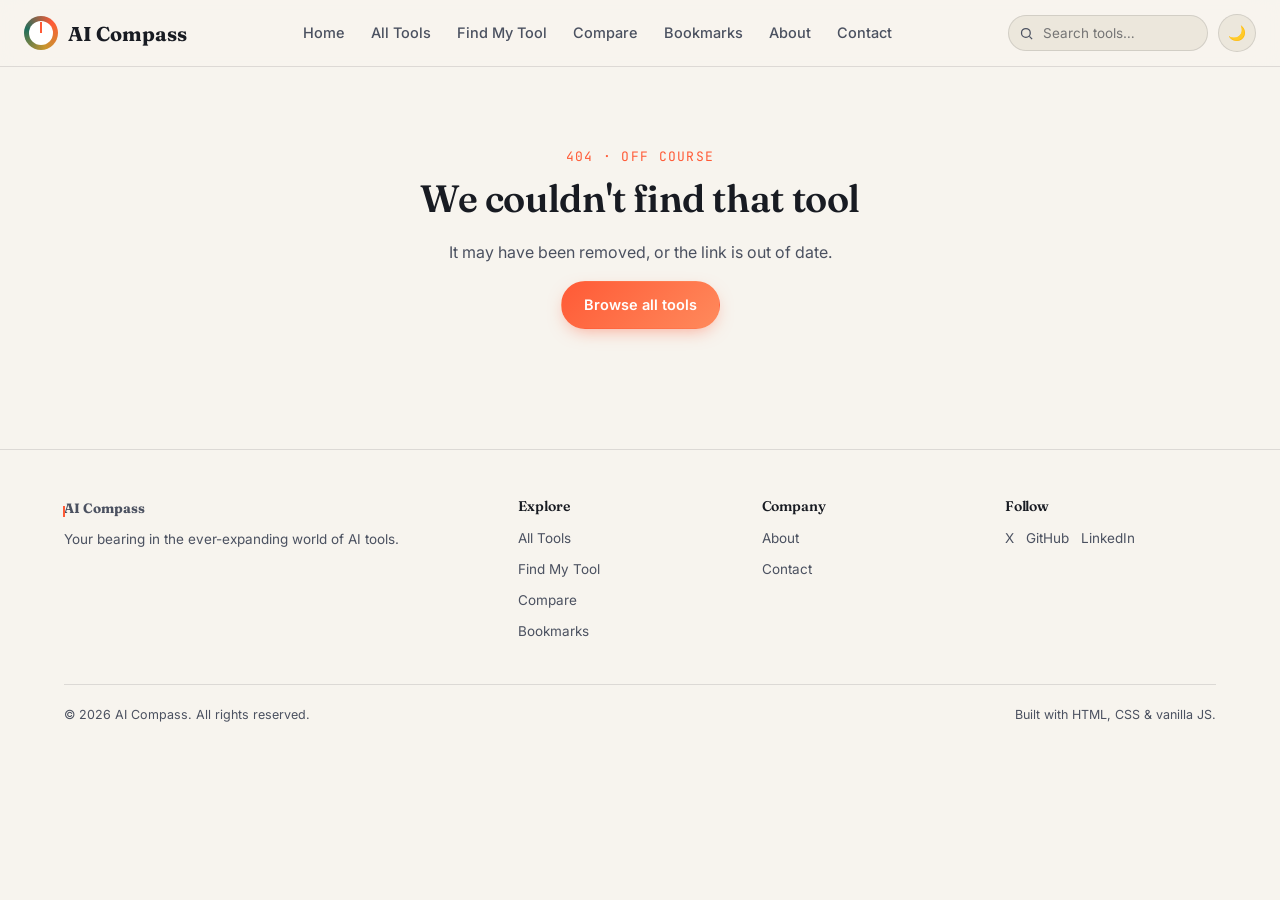
<file: details.html>
<!DOCTYPE html>
<html lang="en">
<head>
<meta charset="UTF-8">
<meta name="viewport" content="width=device-width, initial-scale=1.0">
<link rel="icon" type="image/svg+xml" href="assets/icons/favicon.svg">
<title>Tool Details · AI Compass</title>
<link rel="stylesheet" href="css/style.css">
<link rel="stylesheet" href="css/details.css">
<link rel="stylesheet" href="css/responsive.css">
</head>
<body>

<div class="page-loader" id="page-loader">
  <div class="needle-spinner"></div>
  <span>Taking a bearing…</span>
</div>

<header class="site-header">
  <div class="navbar">
    <a href="index.html" class="brand"><span class="brand-mark"></span> AI Compass</a>
    <nav class="nav-links">
      <a href="index.html">Home</a>
      <a href="tools.html">All Tools</a>
      <a href="recommend.html">Find My Tool</a>
      <a href="compare.html">Compare</a>
      <a href="bookmarks.html">Bookmarks</a>
      <a href="about.html">About</a>
      <a href="contact.html">Contact</a>
    </nav>
    <div class="nav-actions">
      <div class="nav-search">
        <svg viewBox="0 0 24 24" fill="none" stroke="currentColor" stroke-width="2"><circle cx="11" cy="11" r="7"/><line x1="21" y1="21" x2="16.65" y2="16.65"/></svg>
        <input type="text" placeholder="Search tools…" data-search-input>
        <div class="suggestions-panel" data-search-panel></div>
      </div>
      <button class="btn btn-icon" data-action="theme-toggle" aria-label="Toggle dark mode">🌙</button>
      <button class="btn btn-icon nav-toggle" data-nav-toggle aria-label="Open menu">☰</button>
    </div>
  </div>
</header>

<div class="mobile-drawer" id="mobile-drawer">
  <div class="mobile-drawer-panel">
    <button class="btn btn-icon drawer-close-btn" data-drawer-close>✕</button>
    <a href="index.html">Home</a>
    <a href="tools.html">All Tools</a>
      <a href="recommend.html">Find My Tool</a>
    <a href="compare.html">Compare</a>
    <a href="bookmarks.html">Bookmarks</a>
    <a href="about.html">About</a>
    <a href="contact.html">Contact</a>
  </div>
</div>

<main id="details-root">
  <!-- details.js fills this in based on ?id= -->
</main>

<footer class="site-footer">
  <div class="container">
    <div class="footer-grid">
      <div class="footer-col">
        <a href="index.html" class="brand footer-brand"><span class="brand-mark"></span> AI Compass</a>
        <p>Your bearing in the ever-expanding world of AI tools.</p>
      </div>
      <div class="footer-col">
        <h4>Explore</h4>
        <a href="tools.html">All Tools</a>
      <a href="recommend.html">Find My Tool</a>
        <a href="compare.html">Compare</a>
        <a href="bookmarks.html">Bookmarks</a>
      </div>
      <div class="footer-col">
        <h4>Company</h4>
        <a href="about.html">About</a>
        <a href="contact.html">Contact</a>
      </div>
      <div class="footer-col">
        <h4>Follow</h4>
        <div class="social-row"><a href="#">X</a><a href="#">GitHub</a><a href="#">LinkedIn</a></div>
      </div>
    </div>
    <div class="footer-bottom">
      <span>© 2026 AI Compass. All rights reserved.</span>
      <span>Built with HTML, CSS &amp; vanilla JS.</span>
    </div>
  </div>
</footer>

<button id="scroll-top" aria-label="Scroll to top">↑</button>
<div id="toast-container"></div>

<script src="js/data.js"></script>
<script src="js/bookmark.js"></script>
<script src="js/compare.js"></script>
<script src="js/recentlyViewed.js"></script>
<script src="js/darkmode.js"></script>
<script src="js/loader.js"></script>
<script src="js/search.js"></script>
<script src="js/app.js"></script>
<script src="js/details.js"></script>
</body>
</html>
</file>
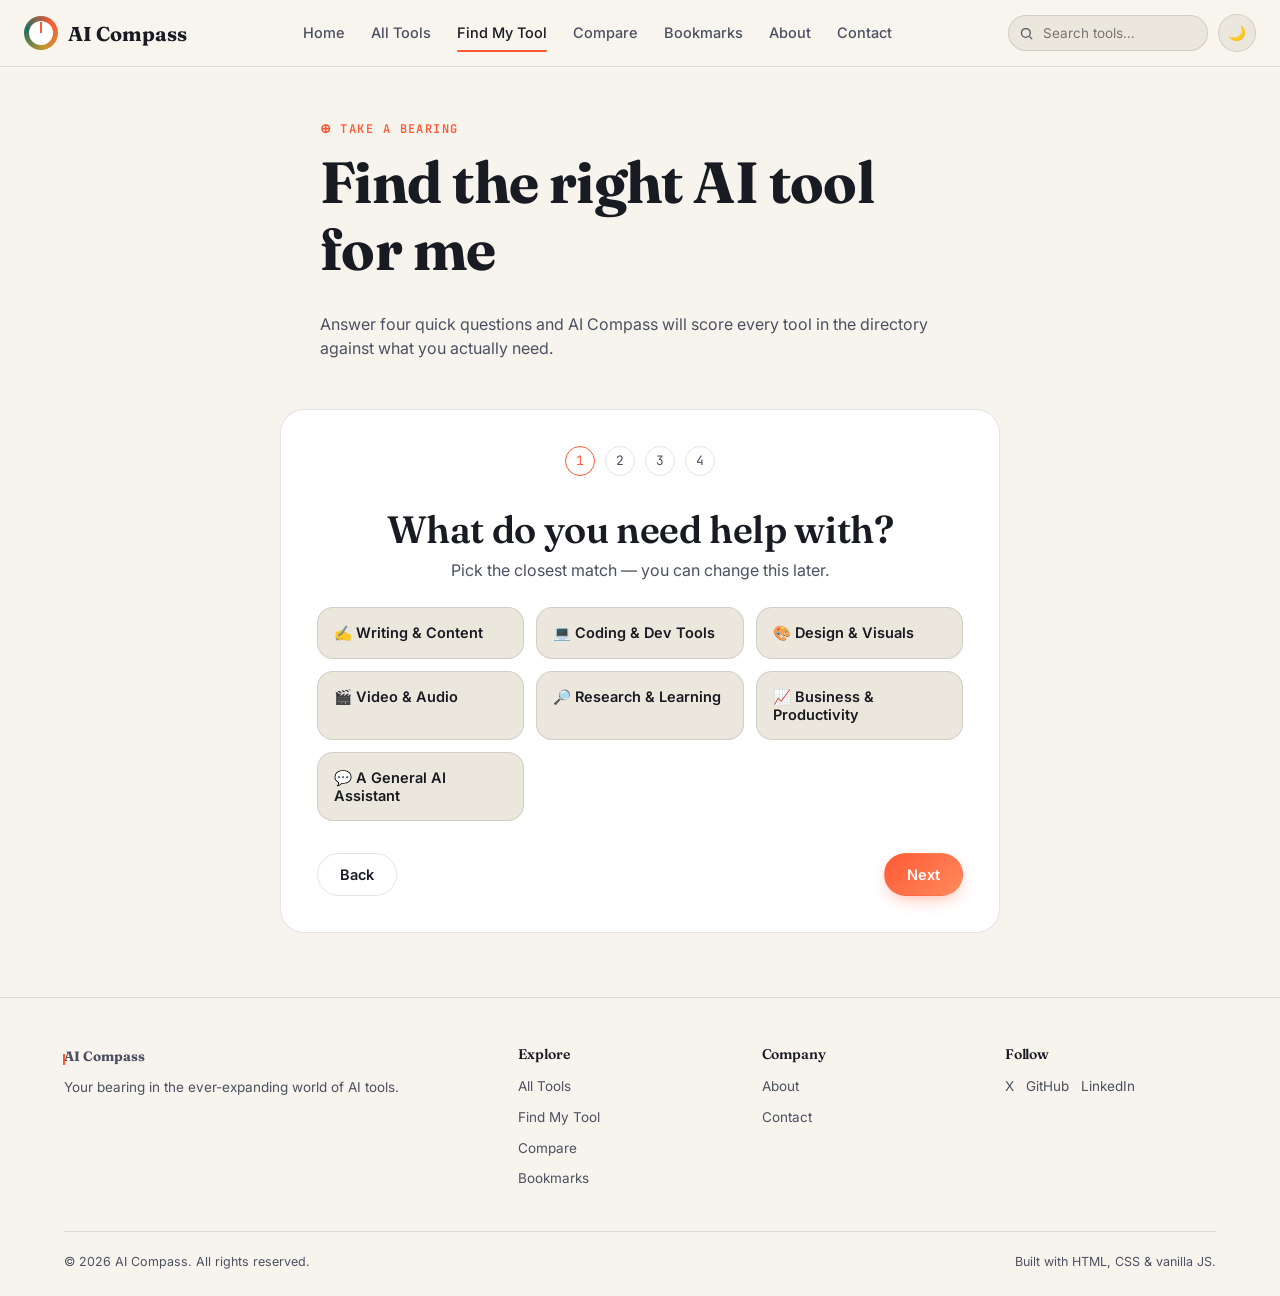
<file: recommend.html>
<!DOCTYPE html>
<html lang="en">
<head>
<meta charset="UTF-8">
<meta name="viewport" content="width=device-width, initial-scale=1.0">
<link rel="icon" type="image/svg+xml" href="assets/icons/favicon.svg">
<title>Find My Tool · AI Compass</title>
<link rel="stylesheet" href="css/style.css">
<link rel="stylesheet" href="css/recommend.css">
<link rel="stylesheet" href="css/responsive.css">
</head>
<body>

<div class="page-loader" id="page-loader">
  <div class="needle-spinner"></div>
  <span>Reading the map…</span>
</div>

<header class="site-header">
  <div class="navbar">
    <a href="index.html" class="brand"><span class="brand-mark"></span> AI Compass</a>
    <nav class="nav-links">
      <a href="index.html">Home</a>
      <a href="tools.html">All Tools</a>
      <a href="recommend.html" class="active">Find My Tool</a>
      <a href="compare.html">Compare</a>
      <a href="bookmarks.html">Bookmarks</a>
      <a href="about.html">About</a>
      <a href="contact.html">Contact</a>
    </nav>
    <div class="nav-actions">
      <div class="nav-search">
        <svg viewBox="0 0 24 24" fill="none" stroke="currentColor" stroke-width="2"><circle cx="11" cy="11" r="7"/><line x1="21" y1="21" x2="16.65" y2="16.65"/></svg>
        <input type="text" placeholder="Search tools…" data-search-input>
        <div class="suggestions-panel" data-search-panel></div>
      </div>
      <button class="btn btn-icon" data-action="theme-toggle" aria-label="Toggle dark mode">🌙</button>
      <button class="btn btn-icon nav-toggle" data-nav-toggle aria-label="Open menu">☰</button>
    </div>
  </div>
</header>

<div class="mobile-drawer" id="mobile-drawer">
  <div class="mobile-drawer-panel">
    <button class="btn btn-icon drawer-close-btn" data-drawer-close>✕</button>
    <a href="index.html">Home</a>
    <a href="tools.html">All Tools</a>
    <a href="recommend.html">Find My Tool</a>
    <a href="compare.html">Compare</a>
    <a href="bookmarks.html">Bookmarks</a>
    <a href="about.html">About</a>
    <a href="contact.html">Contact</a>
  </div>
</div>

<main>
  <div class="container recommend-hero">
    <p class="bearing">TAKE A BEARING</p>
    <h1>Find the right AI tool for me</h1>
    <p>Answer four quick questions and AI Compass will score every tool in the directory against what you actually need.</p>
  </div>

  <div class="container">
    <div class="recommend-card" id="recommend-root">

      <div class="recommend-progress" id="recommend-progress">
        <span class="step active" data-step="0">1</span>
        <span class="step" data-step="1">2</span>
        <span class="step" data-step="2">3</span>
        <span class="step" data-step="3">4</span>
      </div>

      <!-- Step 0 — need -->
      <section class="recommend-step active" data-step="0">
        <h2>What do you need help with?</h2>
        <p class="step-sub">Pick the closest match — you can change this later.</p>
        <div class="option-grid" data-question="need">
          <button type="button" class="option-tile" data-value="writing">✍️ Writing &amp; Content</button>
          <button type="button" class="option-tile" data-value="coding">💻 Coding &amp; Dev Tools</button>
          <button type="button" class="option-tile" data-value="design">🎨 Design &amp; Visuals</button>
          <button type="button" class="option-tile" data-value="video-audio">🎬 Video &amp; Audio</button>
          <button type="button" class="option-tile" data-value="research">🔎 Research &amp; Learning</button>
          <button type="button" class="option-tile" data-value="business">📈 Business &amp; Productivity</button>
          <button type="button" class="option-tile" data-value="chat">💬 A General AI Assistant</button>
        </div>
      </section>

      <!-- Step 1 — skill level -->
      <section class="recommend-step" data-step="1">
        <h2>What's your skill level?</h2>
        <p class="step-sub">Helps us weigh beginner-friendly tools vs. power-user ones.</p>
        <div class="option-grid" data-question="skillLevel">
          <button type="button" class="option-tile" data-value="Beginner">🌱 Beginner<span>New to AI tools</span></button>
          <button type="button" class="option-tile" data-value="Intermediate">⚡ Intermediate<span>Comfortable already</span></button>
          <button type="button" class="option-tile" data-value="Advanced">🚀 Advanced<span>Power user / technical</span></button>
        </div>
      </section>

      <!-- Step 2 — industry / role -->
      <section class="recommend-step" data-step="2">
        <h2>Which best describes you?</h2>
        <p class="step-sub">We'll favor tools built with your kind of work in mind.</p>
        <div class="option-grid" data-question="industry" id="industry-options"></div>
      </section>

      <!-- Step 3 — budget -->
      <section class="recommend-step" data-step="3">
        <h2>What's your budget?</h2>
        <p class="step-sub">We'll still show you every good fit — this just changes the ranking.</p>
        <div class="option-grid" data-question="pricing">
          <button type="button" class="option-tile" data-value="Free">🆓 Free only</button>
          <button type="button" class="option-tile" data-value="Freemium">🟢 Freemium is fine</button>
          <button type="button" class="option-tile" data-value="Paid">💳 Happy to pay for the best</button>
          <button type="button" class="option-tile" data-value="any">🤷 No preference</button>
        </div>
      </section>

      <div class="recommend-nav">
        <button type="button" class="btn btn-outline" id="recommend-back" disabled>Back</button>
        <button type="button" class="btn btn-primary" id="recommend-next" disabled>Next</button>
      </div>
    </div>

    <!-- Results -->
    <div class="recommend-results hidden" id="recommend-results">
      <div class="section-heading">
        <p class="bearing">YOUR BEARING</p>
        <h2>Your top matches</h2>
        <p>Scored against your answers — not a guarantee, just a strong starting point.</p>
      </div>
      <div class="match-list" id="match-list"></div>
      <button type="button" class="btn btn-outline" id="recommend-restart">Start over</button>
    </div>
  </div>
</main>

<footer class="site-footer">
  <div class="container">
    <div class="footer-grid">
      <div class="footer-col">
        <a href="index.html" class="brand footer-brand"><span class="brand-mark"></span> AI Compass</a>
        <p>Your bearing in the ever-expanding world of AI tools.</p>
      </div>
      <div class="footer-col">
        <h4>Explore</h4>
        <a href="tools.html">All Tools</a>
        <a href="recommend.html">Find My Tool</a>
        <a href="compare.html">Compare</a>
        <a href="bookmarks.html">Bookmarks</a>
      </div>
      <div class="footer-col">
        <h4>Company</h4>
        <a href="about.html">About</a>
        <a href="contact.html">Contact</a>
      </div>
      <div class="footer-col">
        <h4>Follow</h4>
        <div class="social-row"><a href="#">X</a><a href="#">GitHub</a><a href="#">LinkedIn</a></div>
      </div>
    </div>
    <div class="footer-bottom">
      <span>© 2026 AI Compass. All rights reserved.</span>
      <span>Built with HTML, CSS &amp; vanilla JS.</span>
    </div>
  </div>
</footer>

<button id="scroll-top" aria-label="Scroll to top">↑</button>
<div id="toast-container"></div>

<script src="js/data.js"></script>
<script src="js/bookmark.js"></script>
<script src="js/compare.js"></script>
<script src="js/recentlyViewed.js"></script>
<script src="js/darkmode.js"></script>
<script src="js/loader.js"></script>
<script src="js/search.js"></script>
<script src="js/app.js"></script>
<script src="js/recommend.js"></script>
</body>
</html>
</file>
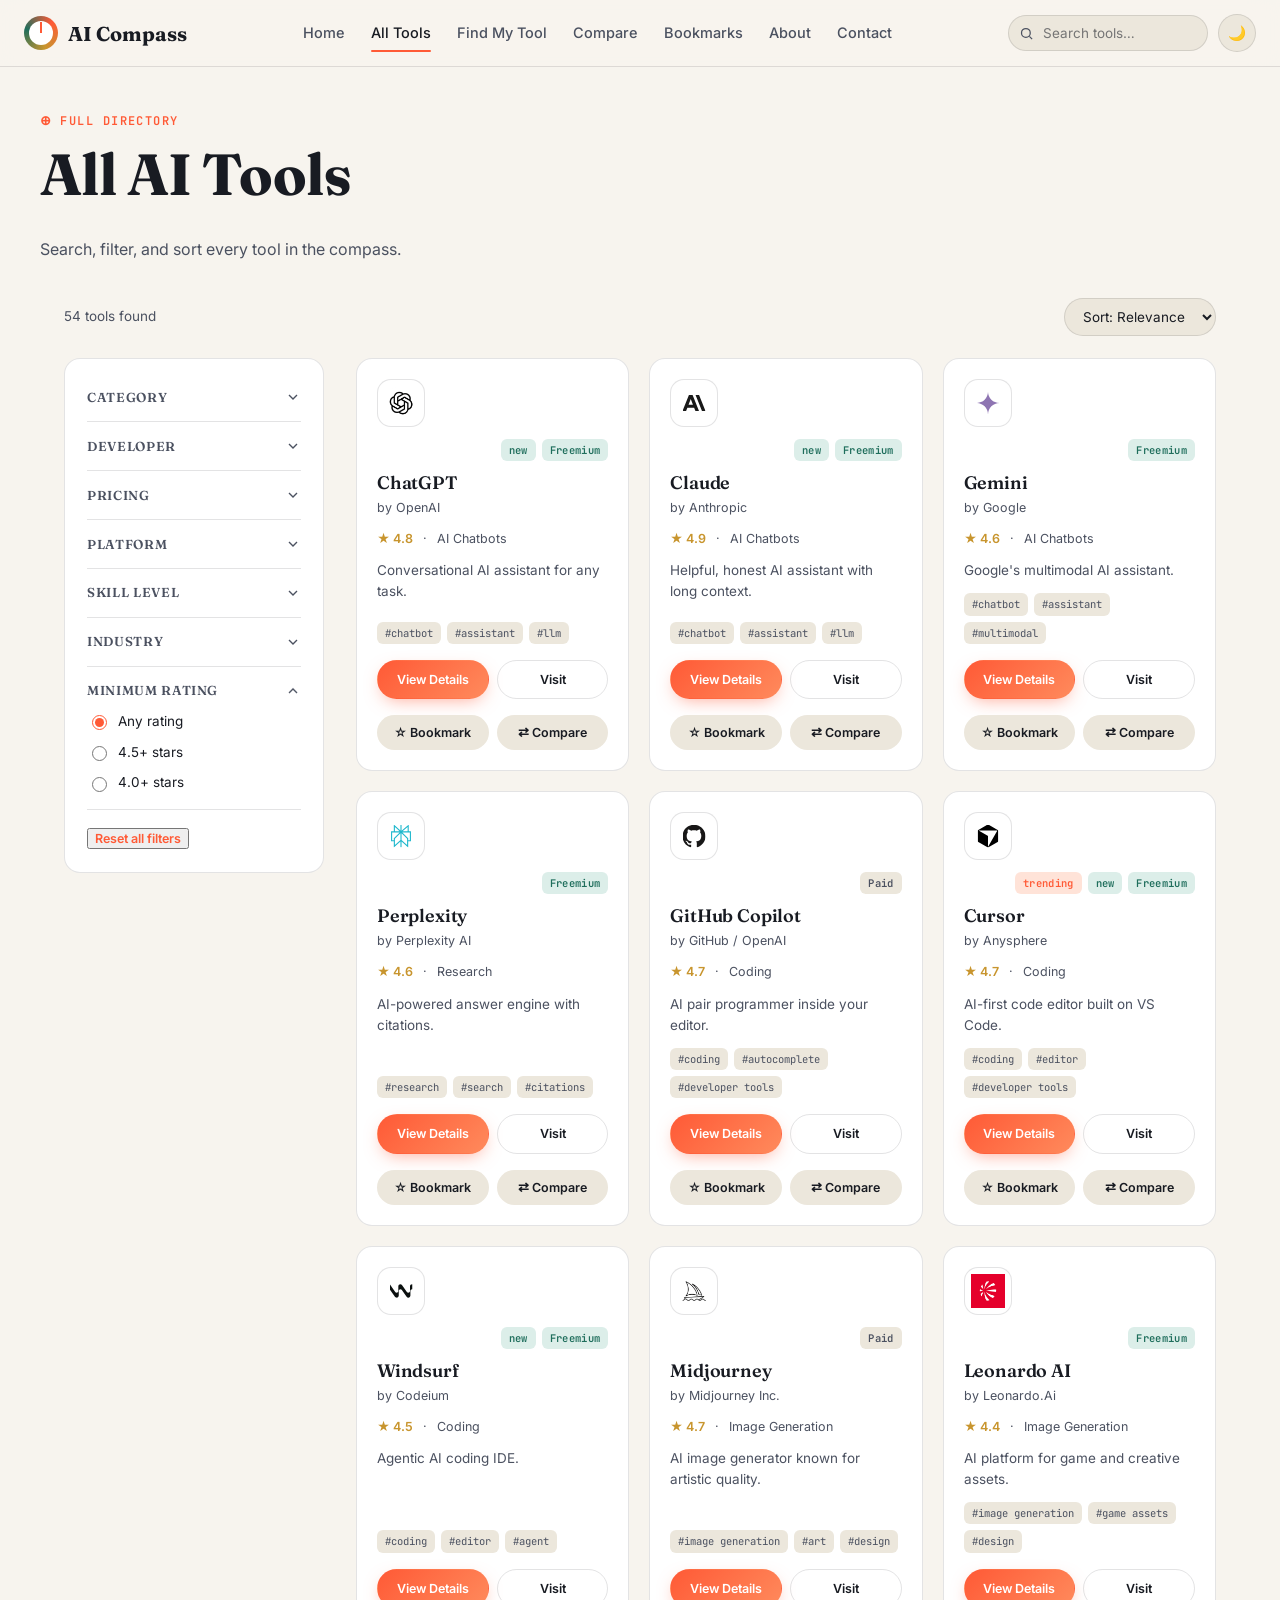
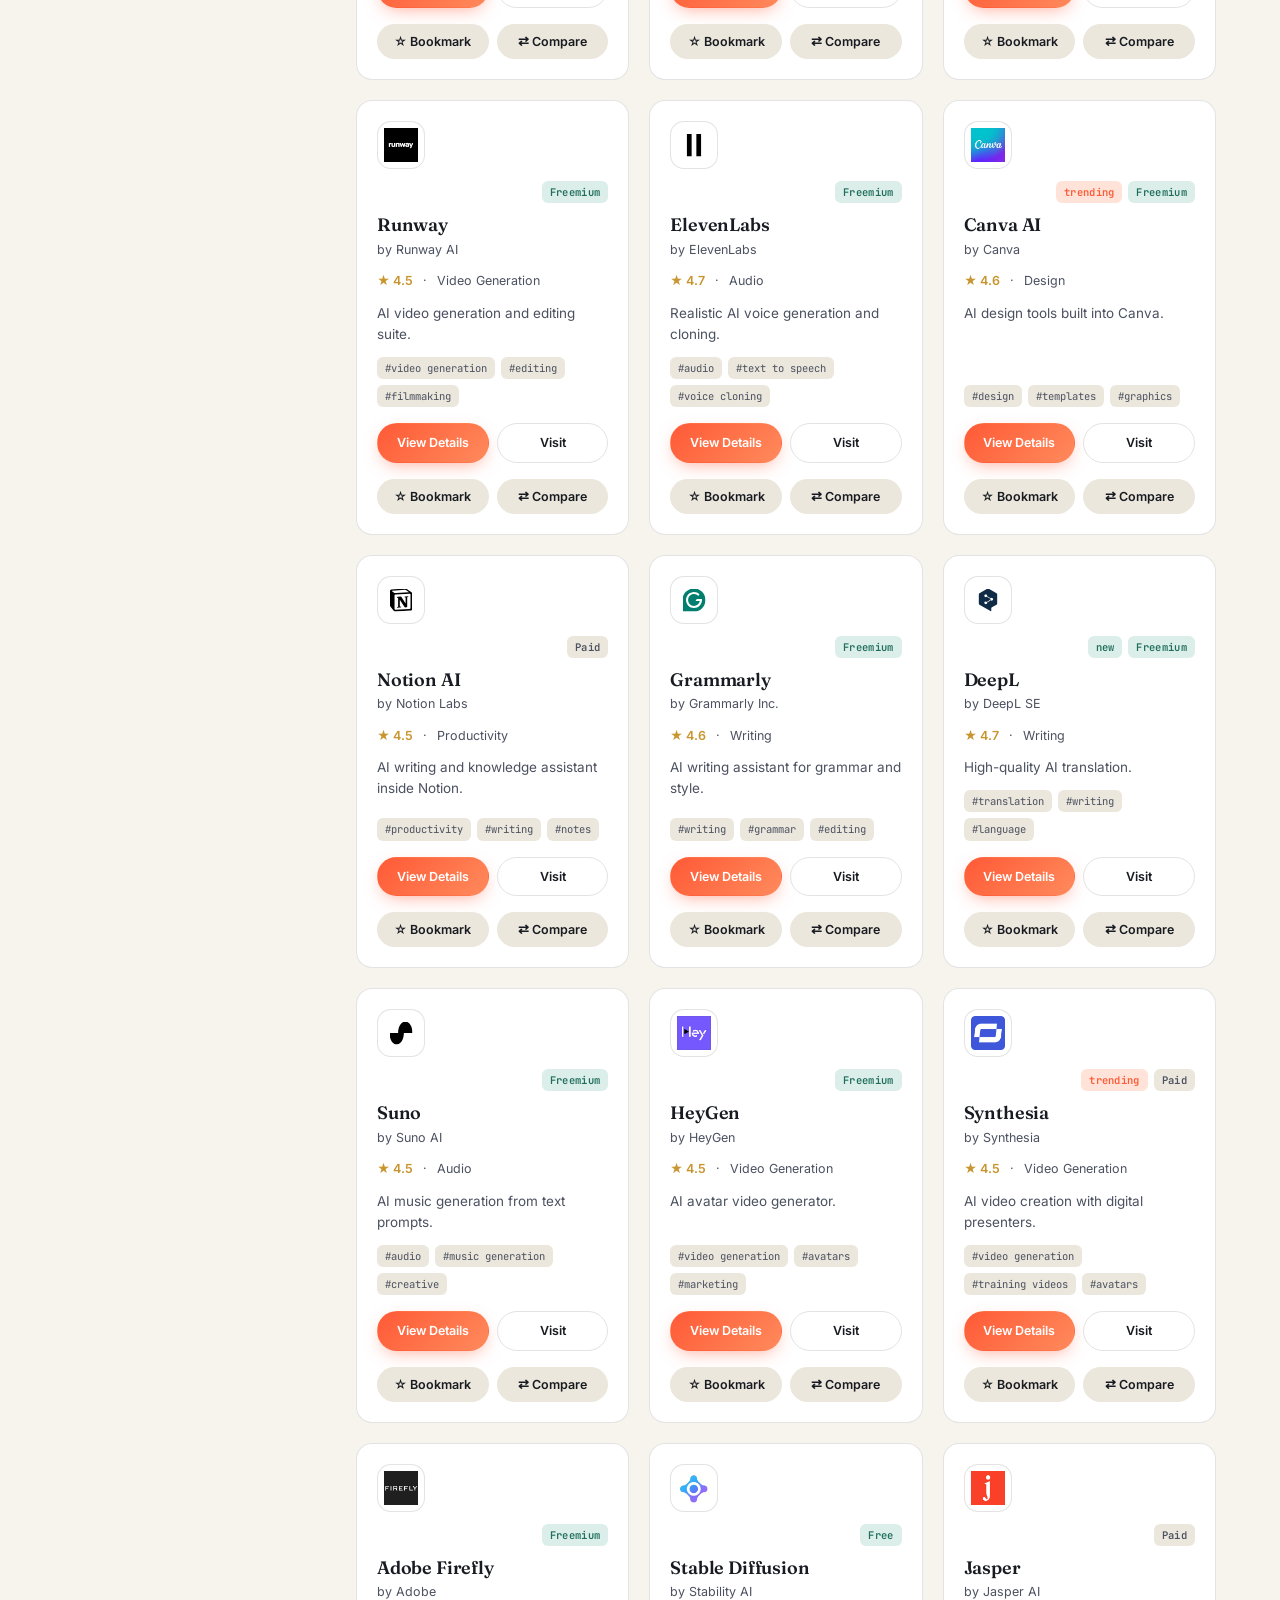
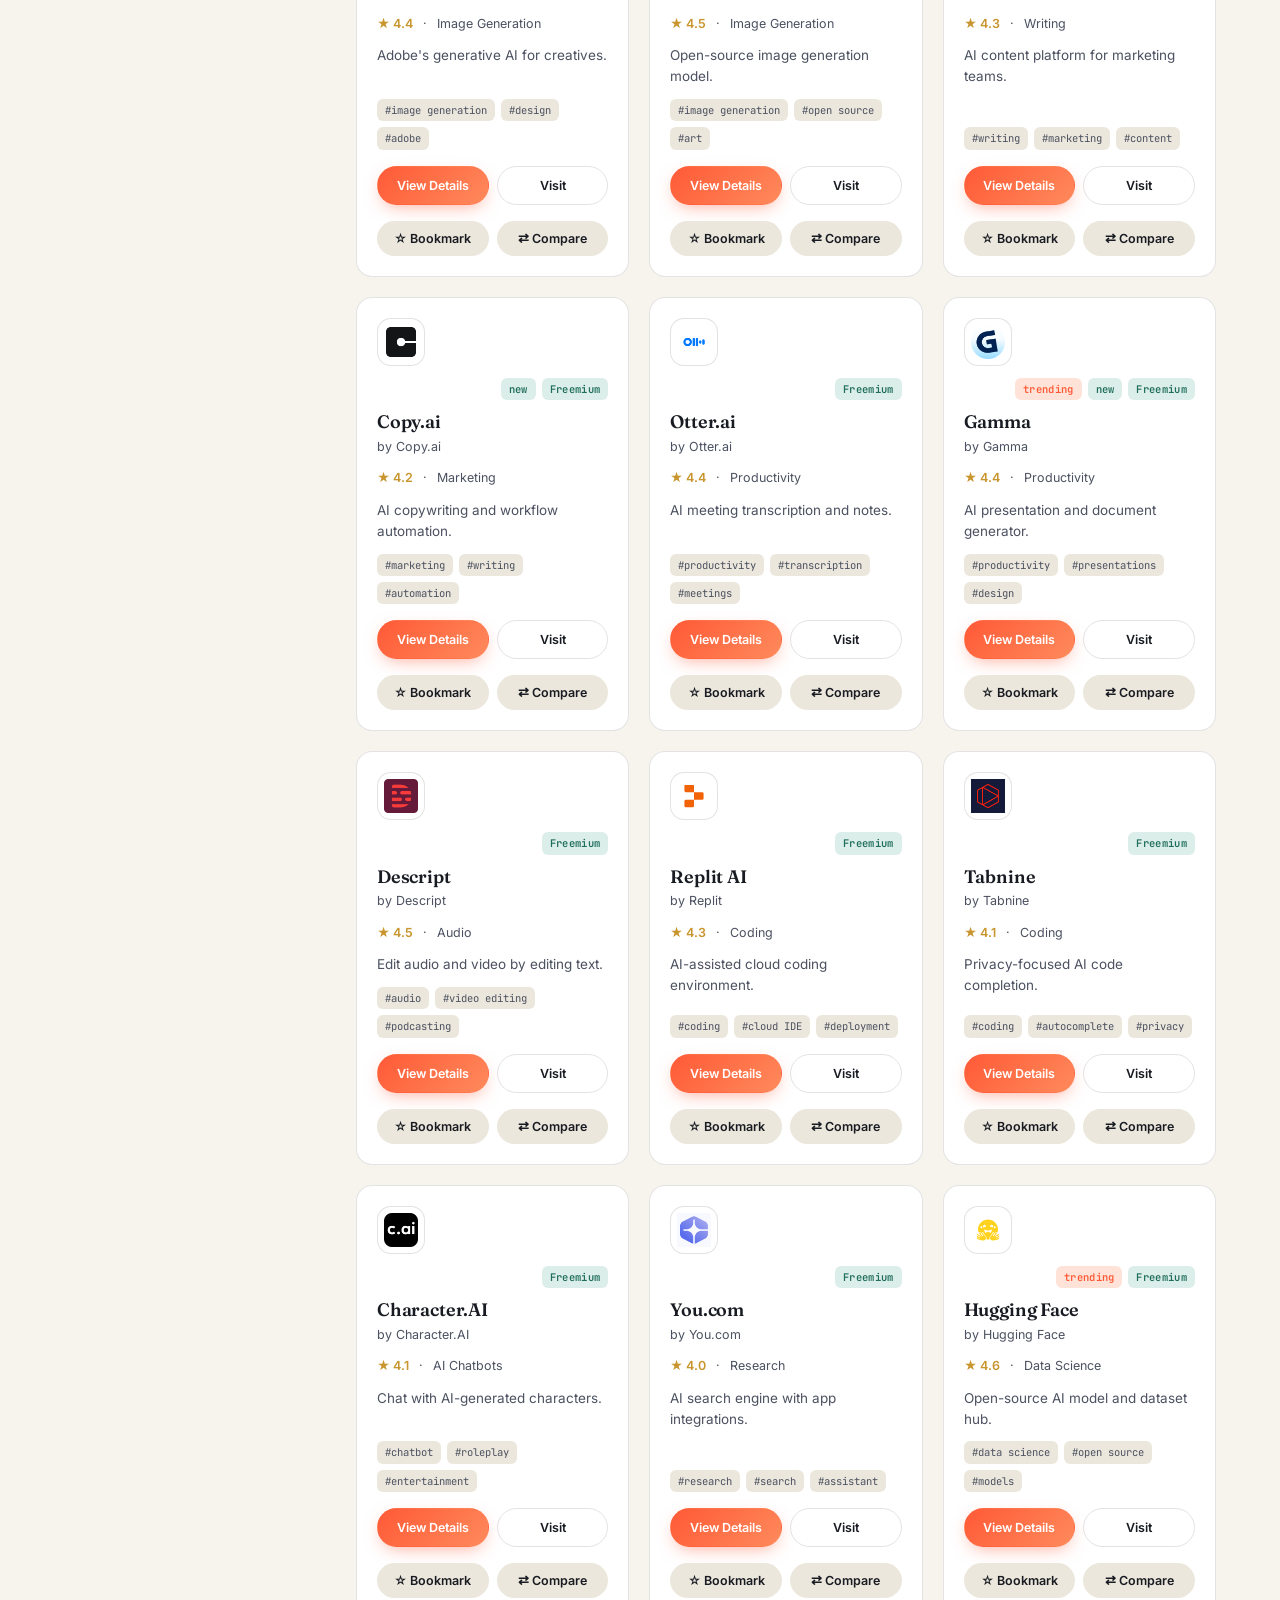
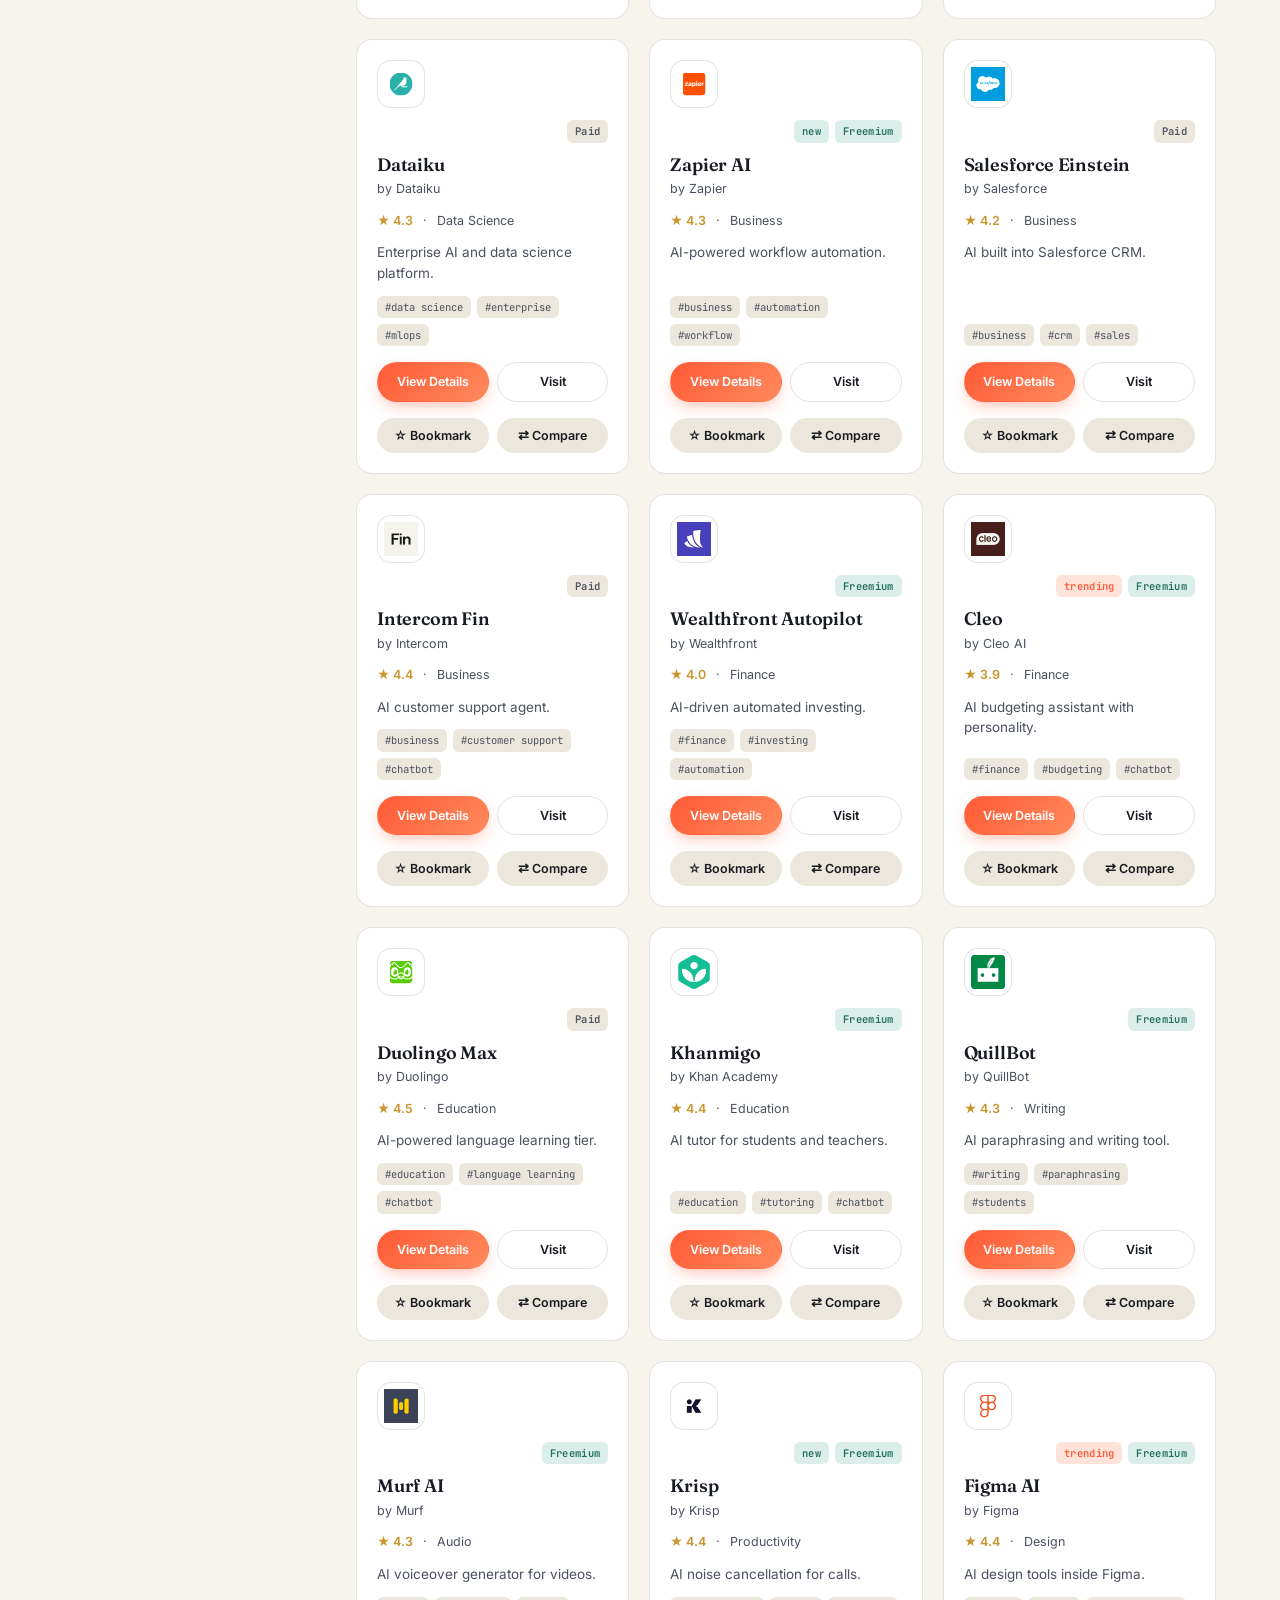
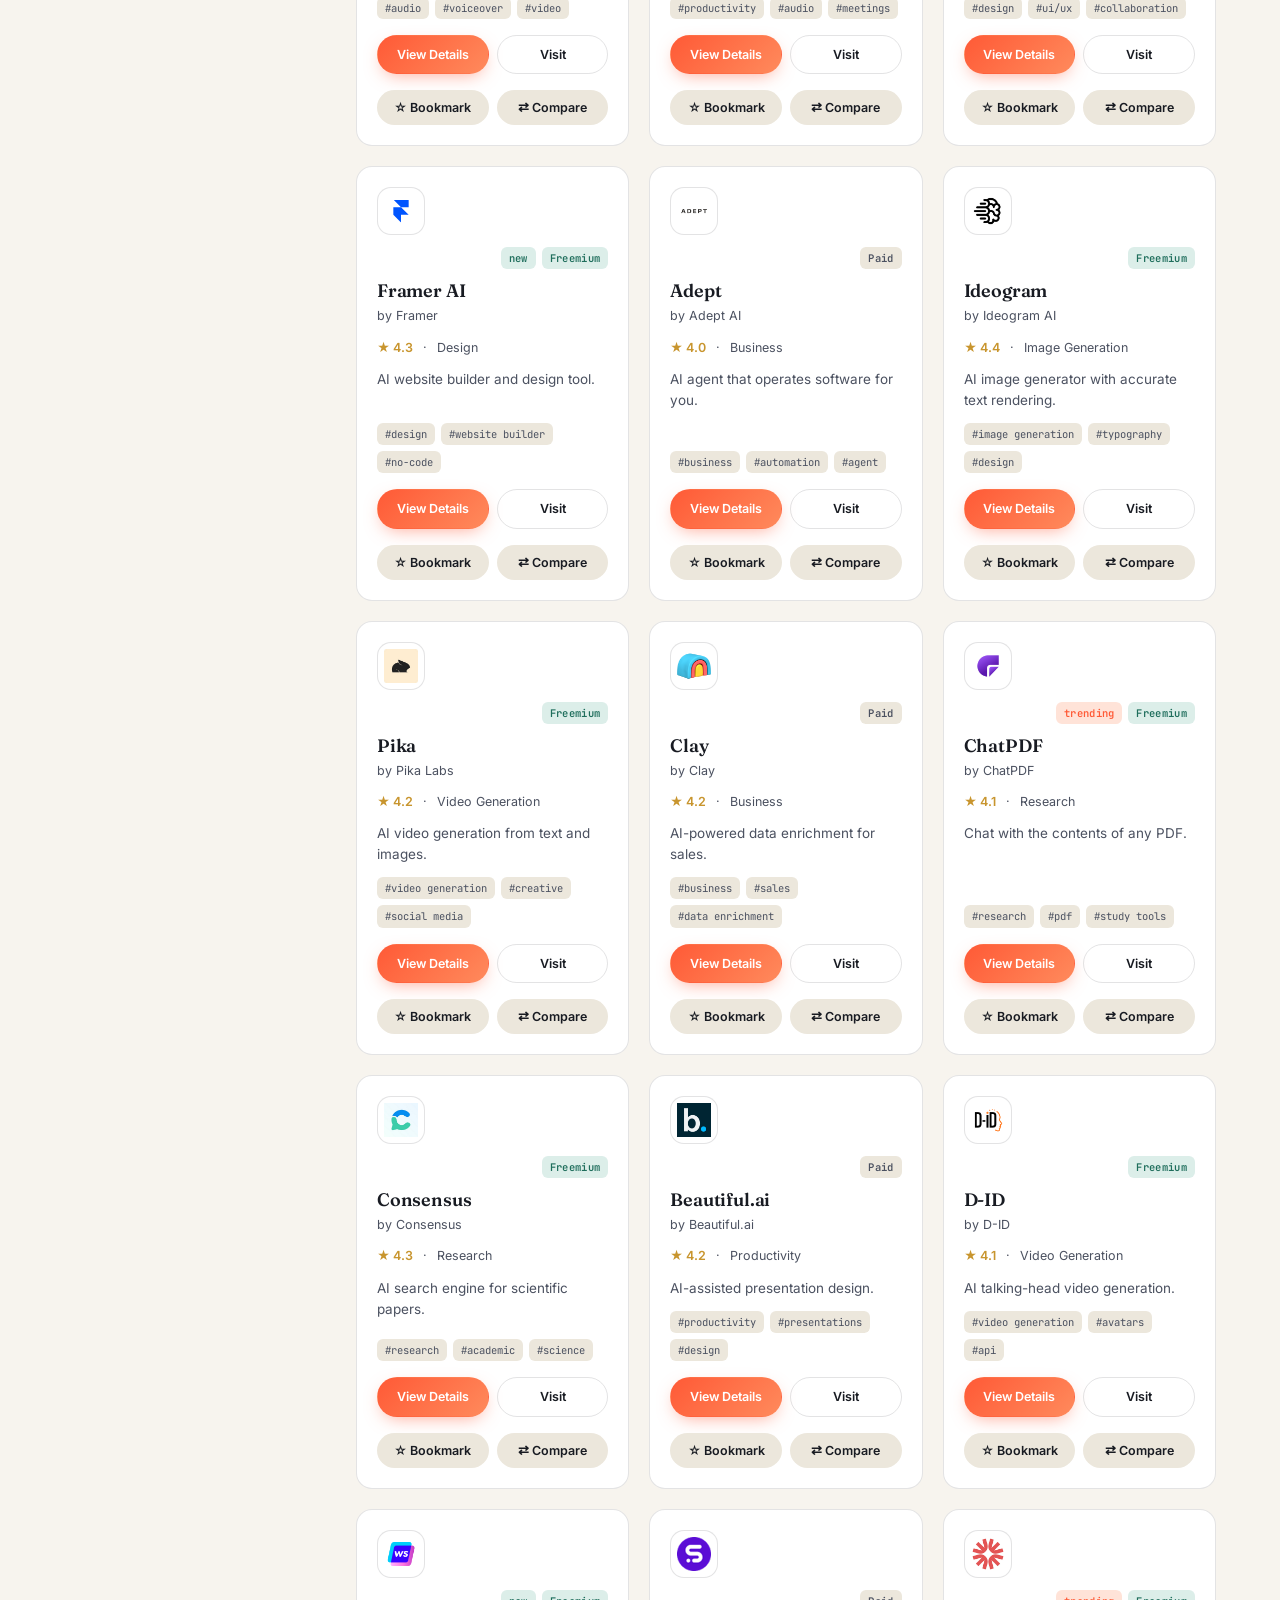
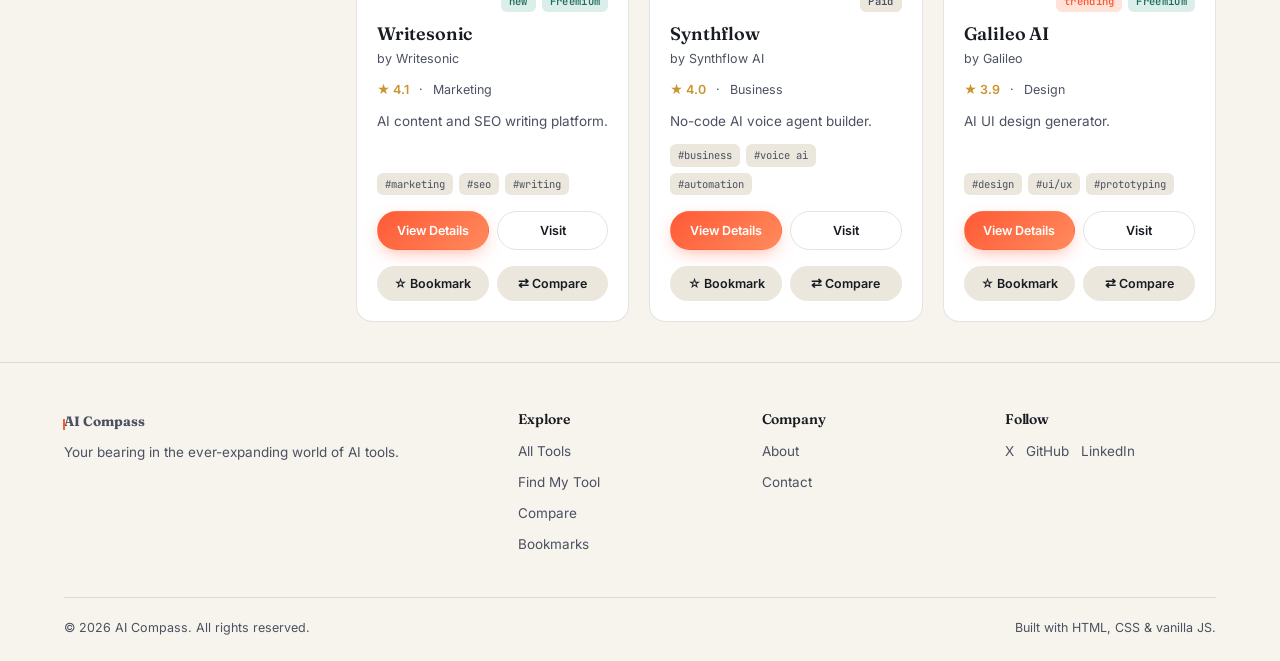
<file: tools.html>
<!DOCTYPE html>
<html lang="en">
<head>
<meta charset="UTF-8">
<meta name="viewport" content="width=device-width, initial-scale=1.0">
<link rel="icon" type="image/svg+xml" href="assets/icons/favicon.svg">
<title>All Tools · AI Compass</title>
<meta name="description" content="Browse, search, and filter every AI tool in the AI Compass directory.">
<link rel="stylesheet" href="css/style.css">
<link rel="stylesheet" href="css/tools.css">
<link rel="stylesheet" href="css/responsive.css">
</head>
<body>

<div class="page-loader" id="page-loader">
  <div class="needle-spinner"></div>
  <span>Charting the directory…</span>
</div>

<header class="site-header">
  <div class="navbar">
    <a href="index.html" class="brand"><span class="brand-mark"></span> AI Compass</a>
    <nav class="nav-links">
      <a href="index.html">Home</a>
      <a href="tools.html">All Tools</a>
      <a href="recommend.html">Find My Tool</a>
      <a href="compare.html">Compare</a>
      <a href="bookmarks.html">Bookmarks</a>
      <a href="about.html">About</a>
      <a href="contact.html">Contact</a>
    </nav>
    <div class="nav-actions">
      <div class="nav-search">
        <svg viewBox="0 0 24 24" fill="none" stroke="currentColor" stroke-width="2"><circle cx="11" cy="11" r="7"/><line x1="21" y1="21" x2="16.65" y2="16.65"/></svg>
        <input type="text" placeholder="Search tools…" data-search-input>
        <div class="suggestions-panel" data-search-panel></div>
      </div>
      <button class="btn btn-icon" data-action="theme-toggle" aria-label="Toggle dark mode">🌙</button>
      <button class="btn btn-icon nav-toggle" data-nav-toggle aria-label="Open menu">☰</button>
    </div>
  </div>
</header>

<div class="mobile-drawer" id="mobile-drawer">
  <div class="mobile-drawer-panel">
    <button class="btn btn-icon drawer-close-btn" data-drawer-close>✕</button>
    <a href="index.html">Home</a>
    <a href="tools.html">All Tools</a>
      <a href="recommend.html">Find My Tool</a>
    <a href="compare.html">Compare</a>
    <a href="bookmarks.html">Bookmarks</a>
    <a href="about.html">About</a>
    <a href="contact.html">Contact</a>
  </div>
</div>

<main>
  <div class="container tools-page-head">
    <p class="bearing">FULL DIRECTORY</p>
    <h1>All AI Tools</h1>
    <p>Search, filter, and sort every tool in the compass.</p>
  </div>

  <div class="container">
    <div class="filters-bar">
      <button class="btn btn-outline mobile-filter-toggle" id="mobile-filter-toggle">⚙ Filters</button>
      <span class="results-count" id="results-count">Loading…</span>
      <select class="sort-select" id="sort-select">
        <option value="relevance">Sort: Relevance</option>
        <option value="az">A–Z</option>
        <option value="za">Z–A</option>
        <option value="rating-high">Highest Rating</option>
        <option value="rating-low">Lowest Rating</option>
        <option value="free-first">Free First</option>
        <option value="paid-first">Paid First</option>
        <option value="recent">Recently Added</option>
      </select>
    </div>

    <div class="tools-layout">
      <aside class="filters-panel" id="filters-panel"></aside>
      <div class="filters-overlay" id="filters-overlay"></div>

      <div>
        <div class="active-filters" id="active-filters"></div>
        <div class="tools-grid" id="tools-grid"></div>
        <div class="empty-state hidden" id="empty-state">
          <div class="deg-mark">NO SIGNAL AT THIS BEARING</div>
          <h2>No tools match your filters</h2>
          <p>Try clearing a filter or searching a different term.</p>
        </div>
      </div>
    </div>
  </div>
</main>

<footer class="site-footer">
  <div class="container">
    <div class="footer-grid">
      <div class="footer-col">
        <a href="index.html" class="brand footer-brand"><span class="brand-mark"></span> AI Compass</a>
        <p>Your bearing in the ever-expanding world of AI tools.</p>
      </div>
      <div class="footer-col">
        <h4>Explore</h4>
        <a href="tools.html">All Tools</a>
      <a href="recommend.html">Find My Tool</a>
        <a href="compare.html">Compare</a>
        <a href="bookmarks.html">Bookmarks</a>
      </div>
      <div class="footer-col">
        <h4>Company</h4>
        <a href="about.html">About</a>
        <a href="contact.html">Contact</a>
      </div>
      <div class="footer-col">
        <h4>Follow</h4>
        <div class="social-row"><a href="#">X</a><a href="#">GitHub</a><a href="#">LinkedIn</a></div>
      </div>
    </div>
    <div class="footer-bottom">
      <span>© 2026 AI Compass. All rights reserved.</span>
      <span>Built with HTML, CSS &amp; vanilla JS.</span>
    </div>
  </div>
</footer>

<button id="scroll-top" aria-label="Scroll to top">↑</button>
<div id="toast-container"></div>

<script src="js/data.js"></script>
<script src="js/bookmark.js"></script>
<script src="js/compare.js"></script>
<script src="js/recentlyViewed.js"></script>
<script src="js/darkmode.js"></script>
<script src="js/loader.js"></script>
<script src="js/search.js"></script>
<script src="js/app.js"></script>
<script src="js/filter.js"></script>
</body>
</html>
</file>
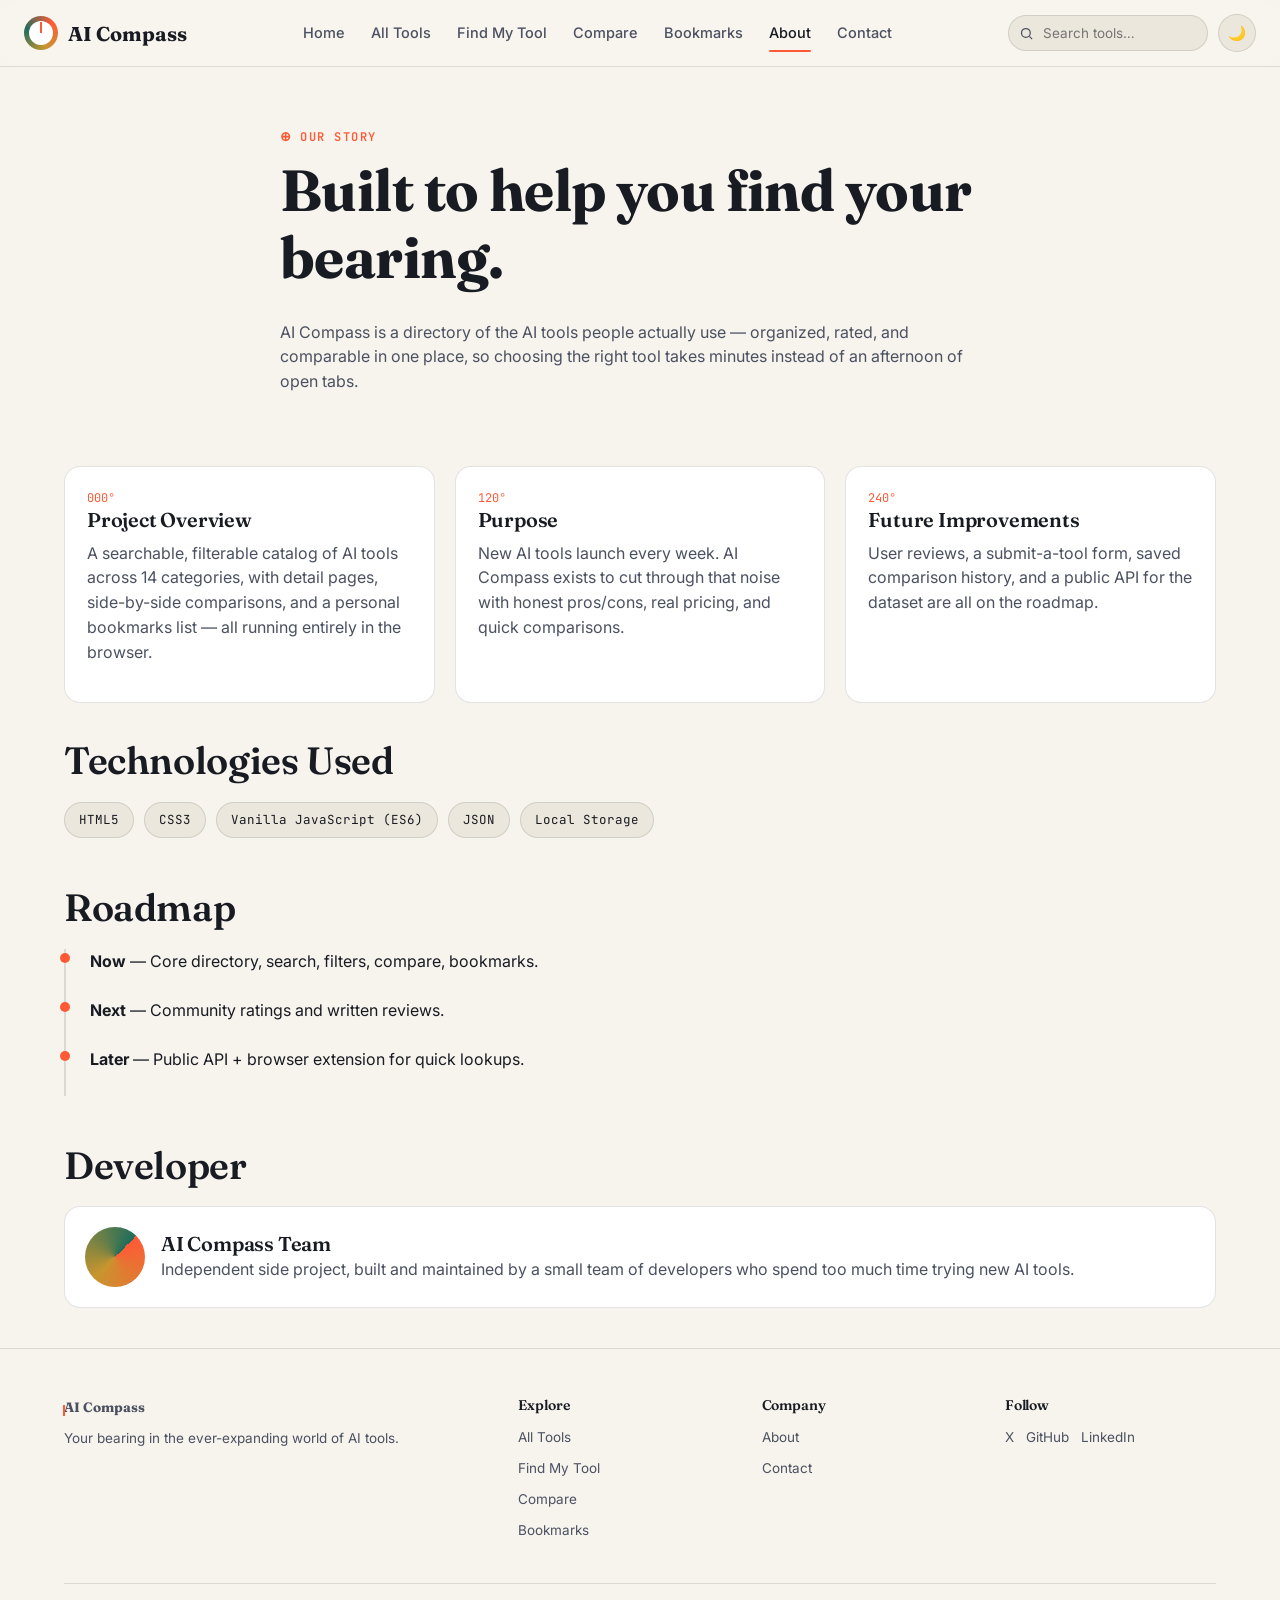
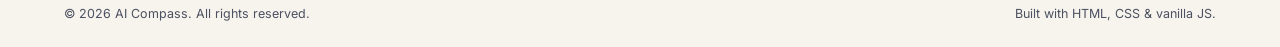
<file: AI-Compass/about.html>
<!DOCTYPE html>
<html lang="en">
<head>
<meta charset="UTF-8">
<meta name="viewport" content="width=device-width, initial-scale=1.0">
<link rel="icon" type="image/svg+xml" href="assets/icons/favicon.svg">
<title>About · AI Compass</title>
<link rel="stylesheet" href="css/style.css">
<link rel="stylesheet" href="css/about.css">
<link rel="stylesheet" href="css/responsive.css">
</head>
<body>

<div class="page-loader" id="page-loader">
  <div class="needle-spinner"></div>
  <span>Reading the map…</span>
</div>

<header class="site-header">
  <div class="navbar">
    <a href="index.html" class="brand"><span class="brand-mark"></span> AI Compass</a>
    <nav class="nav-links">
      <a href="index.html">Home</a>
      <a href="tools.html">All Tools</a>
      <a href="recommend.html">Find My Tool</a>
      <a href="compare.html">Compare</a>
      <a href="bookmarks.html">Bookmarks</a>
      <a href="about.html">About</a>
      <a href="contact.html">Contact</a>
    </nav>
    <div class="nav-actions">
      <div class="nav-search">
        <svg viewBox="0 0 24 24" fill="none" stroke="currentColor" stroke-width="2"><circle cx="11" cy="11" r="7"/><line x1="21" y1="21" x2="16.65" y2="16.65"/></svg>
        <input type="text" placeholder="Search tools…" data-search-input>
        <div class="suggestions-panel" data-search-panel></div>
      </div>
      <button class="btn btn-icon" data-action="theme-toggle" aria-label="Toggle dark mode">🌙</button>
      <button class="btn btn-icon nav-toggle" data-nav-toggle aria-label="Open menu">☰</button>
    </div>
  </div>
</header>

<div class="mobile-drawer" id="mobile-drawer">
  <div class="mobile-drawer-panel">
    <button class="btn btn-icon drawer-close-btn" data-drawer-close>✕</button>
    <a href="index.html">Home</a>
    <a href="tools.html">All Tools</a>
      <a href="recommend.html">Find My Tool</a>
    <a href="compare.html">Compare</a>
    <a href="bookmarks.html">Bookmarks</a>
    <a href="about.html">About</a>
    <a href="contact.html">Contact</a>
  </div>
</div>

<main>
  <div class="container about-hero">
    <p class="bearing">OUR STORY</p>
    <h1>Built to help you find your bearing.</h1>
    <p>AI Compass is a directory of the AI tools people actually use — organized, rated, and comparable in one place, so choosing the right tool takes minutes instead of an afternoon of open tabs.</p>
  </div>

  <div class="container">
    <div class="about-grid">
      <div class="about-card">
        <div class="deg">000°</div>
        <h3>Project Overview</h3>
        <p>A searchable, filterable catalog of AI tools across 14 categories, with detail pages, side-by-side comparisons, and a personal bookmarks list — all running entirely in the browser.</p>
      </div>
      <div class="about-card">
        <div class="deg">120°</div>
        <h3>Purpose</h3>
        <p>New AI tools launch every week. AI Compass exists to cut through that noise with honest pros/cons, real pricing, and quick comparisons.</p>
      </div>
      <div class="about-card">
        <div class="deg">240°</div>
        <h3>Future Improvements</h3>
        <p>User reviews, a submit-a-tool form, saved comparison history, and a public API for the dataset are all on the roadmap.</p>
      </div>
    </div>

    <h2>Technologies Used</h2>
    <div class="tech-pills">
      <span class="tech-pill">HTML5</span>
      <span class="tech-pill">CSS3</span>
      <span class="tech-pill">Vanilla JavaScript (ES6)</span>
      <span class="tech-pill">JSON</span>
      <span class="tech-pill">Local Storage</span>
    </div>

    <h2 style="margin-top:48px;">Roadmap</h2>
    <div class="timeline">
      <div class="timeline-item"><strong>Now</strong> — Core directory, search, filters, compare, bookmarks.</div>
      <div class="timeline-item"><strong>Next</strong> — Community ratings and written reviews.</div>
      <div class="timeline-item"><strong>Later</strong> — Public API + browser extension for quick lookups.</div>
    </div>

    <h2 style="margin-top:48px;">Developer</h2>
    <div class="dev-card">
      <div class="dev-avatar"></div>
      <div>
        <h3 style="margin-bottom:2px;">AI Compass Team</h3>
        <p style="margin:0;">Independent side project, built and maintained by a small team of developers who spend too much time trying new AI tools.</p>
      </div>
    </div>
  </div>
</main>

<footer class="site-footer">
  <div class="container">
    <div class="footer-grid">
      <div class="footer-col">
        <a href="index.html" class="brand footer-brand"><span class="brand-mark"></span> AI Compass</a>
        <p>Your bearing in the ever-expanding world of AI tools.</p>
      </div>
      <div class="footer-col">
        <h4>Explore</h4>
        <a href="tools.html">All Tools</a>
      <a href="recommend.html">Find My Tool</a>
        <a href="compare.html">Compare</a>
        <a href="bookmarks.html">Bookmarks</a>
      </div>
      <div class="footer-col">
        <h4>Company</h4>
        <a href="about.html">About</a>
        <a href="contact.html">Contact</a>
      </div>
      <div class="footer-col">
        <h4>Follow</h4>
        <div class="social-row"><a href="#">X</a><a href="#">GitHub</a><a href="#">LinkedIn</a></div>
      </div>
    </div>
    <div class="footer-bottom">
      <span>© 2026 AI Compass. All rights reserved.</span>
      <span>Built with HTML, CSS &amp; vanilla JS.</span>
    </div>
  </div>
</footer>

<button id="scroll-top" aria-label="Scroll to top">↑</button>
<div id="toast-container"></div>

<script src="js/data.js"></script>
<script src="js/bookmark.js"></script>
<script src="js/compare.js"></script>
<script src="js/recentlyViewed.js"></script>
<script src="js/darkmode.js"></script>
<script src="js/loader.js"></script>
<script src="js/search.js"></script>
<script src="js/app.js"></script>
</body>
</html>
</file>
<file: css/style.css>
/* AI COMPASS — GLOBAL STYLESHEET
   Design language: a navigator's compass. Categories are given
   "bearings" (degrees on a 360° rose), ratings read like a gauge,
   and the accent colour is the orange of a compass needle. */

@import url('https://fonts.googleapis.com/css2?family=Fraunces:ital,opsz,wght@0,9..144,400;0,9..144,600;0,9..144,700;1,9..144,500&family=Inter:wght@400;500;600;700&family=JetBrains+Mono:wght@400;500;600&display=swap');

:root{
  /* --- colour tokens --- */
  --paper:#F7F4EE;
  --paper-dim:#ECE7DC;
  --ink:#181B22;
  --ink-soft:#4B5160;
  --line:rgba(24,27,34,0.12);
  --signal:#FF5A36;      /* compass needle — primary accent */
  --signal-dim:#FFE3D8;
  --true-north:#1F6E5C;  /* deep teal — secondary accent */
  --true-north-dim:#DCEEE9;
  --brass:#C8952E;       /* gauge gold — ratings / stars */
  --card-bg:#FFFFFF;
  --shadow:0 1px 2px rgba(24,27,34,0.04), 0 8px 24px -12px rgba(24,27,34,0.18);
  --radius-s:10px;
  --radius-m:16px;
  --radius-l:24px;

  --font-display:'Fraunces', serif;
  --font-body:'Inter', sans-serif;
  --font-mono:'JetBrains Mono', monospace;
}

[data-theme="dark"]{
  --paper:#12141A;
  --paper-dim:#191C24;
  --ink:#F2EFE7;
  --ink-soft:#A6ABB8;
  --line:rgba(242,239,231,0.12);
  --signal:#FF7A54;
  --signal-dim:#3A2620;
  --true-north:#4FBBA0;
  --true-north-dim:#173029;
  --brass:#E0AC4C;
  --card-bg:#1B1E27;
  --shadow:0 1px 2px rgba(0,0,0,0.3), 0 12px 28px -14px rgba(0,0,0,0.6);
}

*,*::before,*::after{ box-sizing:border-box; }
html{ scroll-behavior:smooth; }
body{
  margin:0;
  background:var(--paper);
  color:var(--ink);
  font-family:var(--font-body);
  line-height:1.55;
  -webkit-font-smoothing:antialiased;
  transition:background .25s ease, color .25s ease;
}
img{ max-width:100%; display:block; }
a{ color:inherit; text-decoration:none; }
ul{ list-style:none; margin:0; padding:0; }
button{ font-family:inherit; cursor:pointer; }
input,textarea,select{ font-family:inherit; }

.container{ width:100%; max-width:1200px; margin:0 auto; padding:0 24px; }

/* --- bearing eyebrow: the recurring compass motif --- */
.bearing{
  display:inline-flex; align-items:center; gap:8px;
  font-family:var(--font-mono);
  font-size:12px; letter-spacing:.12em; text-transform:uppercase;
  color:var(--signal); font-weight:600; margin-bottom:10px;
}
.bearing::before{ content:"⊕"; font-size:13px; }

h1,h2,h3,h4{
  font-family:var(--font-display);
  font-weight:600;
  line-height:1.15;
  margin:0 0 .5em;
  letter-spacing:-.01em;
}
h1{ font-size:clamp(34px,5vw,58px); font-weight:700; }
h2{ font-size:clamp(26px,3.4vw,38px); }
h3{ font-size:20px; }
p{ margin:0 0 1em; color:var(--ink-soft); }

/* =============== BUTTONS =============== */
.btn{
  display:inline-flex; align-items:center; justify-content:center; gap:8px;
  padding:12px 22px; border-radius:999px; border:1px solid transparent;
  font-weight:600; font-size:14.5px; transition:transform .15s ease, box-shadow .15s ease, background .15s ease;
  white-space:nowrap;
}
.btn:active{ transform:scale(.97); }
.btn-primary{
  background:linear-gradient(135deg, var(--signal), #FF8A5C);
  color:#fff; box-shadow:0 6px 18px -6px rgba(255,90,54,.55);
}
.btn-primary:hover{ box-shadow:0 8px 22px -6px rgba(255,90,54,.7); }
.btn-outline{ background:transparent; border-color:var(--line); color:var(--ink); }
.btn-outline:hover{ border-color:var(--signal); color:var(--signal); }
.btn-ghost{ background:var(--paper-dim); color:var(--ink); }
.btn-ghost:hover{ background:var(--line); }
.btn-sm{ padding:8px 14px; font-size:13px; }
.btn-icon{
  width:38px; height:38px; padding:0; border-radius:50%;
  background:var(--paper-dim); border:1px solid var(--line); color:var(--ink);
}
.btn-icon.active{ background:var(--signal-dim); color:var(--signal); border-color:var(--signal); }
.btn-block{ width:100%; }

/* =============== NAVIGATION =============== */
.site-header{
  position:sticky; top:0; z-index:100;
  background:color-mix(in srgb, var(--paper) 88%, transparent);
  backdrop-filter:blur(14px) saturate(1.4);
  border-bottom:1px solid var(--line);
}
.navbar{ display:flex; align-items:center; justify-content:space-between; padding:14px 24px; gap:20px; }
.brand{ display:flex; align-items:center; gap:10px; font-family:var(--font-display); font-weight:700; font-size:20px; }
.brand-mark{
  width:34px; height:34px; border-radius:50%;
  background:conic-gradient(from 45deg, var(--signal), var(--brass), var(--true-north), var(--signal));
  position:relative; flex-shrink:0;
  animation:spin 14s linear infinite;
}
.brand-mark::after{
  content:""; position:absolute; inset:5px; border-radius:50%; background:var(--card-bg);
}
.brand-mark::before{
  content:""; position:absolute; top:6px; left:50%; width:2px; height:11px;
  background:var(--signal); transform:translateX(-50%); z-index:2;
}
@media (prefers-reduced-motion: reduce){ .brand-mark{ animation:none; } }
@keyframes spin{ to{ transform:rotate(360deg); } }

.nav-links{ display:flex; align-items:center; gap:26px; font-size:14.5px; font-weight:500; }
.nav-links a{ color:var(--ink-soft); position:relative; padding:4px 0; }
.nav-links a:hover, .nav-links a.active{ color:var(--ink); }
.nav-links a.active::after{
  content:""; position:absolute; left:0; right:0; bottom:-4px; height:2px; background:var(--signal); border-radius:2px;
}
.nav-actions{ display:flex; align-items:center; gap:10px; }
.nav-search{ position:relative; display:flex; align-items:center; }
.nav-search input{
  width:200px; padding:9px 14px 9px 34px; border-radius:999px; border:1px solid var(--line);
  background:var(--paper-dim); color:var(--ink); font-size:13.5px; outline:none;
  transition:width .2s ease, border-color .2s ease;
}
.nav-search input:focus{ width:260px; border-color:var(--signal); }
.nav-search svg{ position:absolute; left:11px; width:15px; height:15px; color:var(--ink-soft); pointer-events:none; }
.nav-toggle{ display:none; background:none; border:none; color:var(--ink); }

.suggestions-panel{
  position:absolute; top:calc(100% + 8px); left:0; width:320px; max-height:360px; overflow-y:auto;
  background:var(--card-bg); border:1px solid var(--line); border-radius:var(--radius-m);
  box-shadow:var(--shadow); z-index:200; display:none;
}
.suggestions-panel.open{ display:block; }
.suggestion-item{ display:flex; align-items:center; gap:10px; padding:10px 14px; border-bottom:1px solid var(--line); }
.suggestion-item:last-child{ border-bottom:none; }
.suggestion-item:hover{ background:var(--paper-dim); }
.suggestion-empty{ padding:16px; font-size:13px; color:var(--ink-soft); text-align:center; }

/* =============== MOBILE NAV DRAWER =============== */
.mobile-drawer{
  position:fixed; inset:0; background:rgba(0,0,0,.4); z-index:300; display:none;
}
.mobile-drawer.open{ display:block; }
.mobile-drawer-panel{
  position:absolute; top:0; right:0; height:100%; width:78%; max-width:320px;
  background:var(--card-bg); padding:24px; display:flex; flex-direction:column; gap:18px;
  box-shadow:-10px 0 30px rgba(0,0,0,.2);
}
.mobile-drawer-panel a{ font-size:16px; font-weight:600; padding:8px 0; border-bottom:1px solid var(--line); }
.drawer-close-btn{ align-self:flex-end; }

/* =============== HERO =============== */
.hero{ padding:72px 0 56px; position:relative; overflow:hidden; }
.hero-grid{ display:grid; grid-template-columns:1.1fr .9fr; gap:48px; align-items:center; }
.hero-copy p.lede{ font-size:18px; max-width:480px; }
.hero-stats{ display:flex; gap:28px; margin-top:28px; }
.hero-stat b{ font-family:var(--font-display); font-size:26px; display:block; color:var(--ink); }
.hero-stat span{ font-size:12.5px; color:var(--ink-soft); text-transform:uppercase; letter-spacing:.06em; }

.compass-rose{ width:100%; max-width:420px; margin:0 auto; aspect-ratio:1; position:relative; }
.hero-actions{ display:flex; gap:12px; margin-top:30px; flex-wrap:wrap; }

/* =============== SEARCH BAR (hero) =============== */
.hero-search{
  display:flex; align-items:center; gap:10px; margin-top:32px;
  background:var(--card-bg); border:1px solid var(--line); border-radius:999px;
  padding:8px 8px 8px 20px; max-width:520px; box-shadow:var(--shadow); position:relative;
}
.hero-search svg{ width:18px; height:18px; color:var(--ink-soft); flex-shrink:0; }
.hero-search input{ flex:1; border:none; outline:none; background:none; font-size:15px; color:var(--ink); }
.hero-search .btn{ flex-shrink:0; }
.popular-tags{ display:flex; flex-wrap:wrap; gap:8px; margin-top:14px; }
.popular-tags span{ font-size:12px; color:var(--ink-soft); margin-right:2px; }
.tag-chip{
  font-family:var(--font-mono); font-size:12px; padding:5px 11px; border-radius:999px;
  border:1px solid var(--line); color:var(--ink-soft); background:var(--paper-dim);
}
.tag-chip:hover{ border-color:var(--signal); color:var(--signal); }

/* =============== SECTION HEADERS =============== */
.section{ padding:56px 0; }
.section-head{ display:flex; align-items:flex-end; justify-content:space-between; gap:20px; margin-bottom:28px; flex-wrap:wrap; }
.section-head .view-all{ font-size:13.5px; font-weight:600; color:var(--signal); display:flex; align-items:center; gap:4px; }

/* =============== CATEGORY GRID =============== */
.category-grid{ display:grid; grid-template-columns:repeat(auto-fill,minmax(150px,1fr)); gap:16px; }
.category-card{
  background:var(--card-bg); border:1px solid var(--line); border-radius:var(--radius-m);
  padding:20px 18px; transition:transform .18s ease, box-shadow .18s ease, border-color .18s ease;
}
.category-card:hover{ transform:translateY(-3px); box-shadow:var(--shadow); border-color:var(--signal); }
.category-card .deg{ font-family:var(--font-mono); font-size:11px; color:var(--signal); letter-spacing:.06em; }
.category-card h3{ margin:8px 0 4px; font-size:17px; }
.category-card .count{ font-size:12.5px; color:var(--ink-soft); }

/* =============== TOOL CARDS =============== */
.tools-grid{ display:grid; grid-template-columns:repeat(auto-fill,minmax(270px,1fr)); gap:20px; }
.tool-card{
  background:var(--card-bg); border:1px solid var(--line); border-radius:var(--radius-m);
  padding:20px; display:flex; flex-direction:column; gap:12px; position:relative;
  transition:transform .18s ease, box-shadow .18s ease;
}
.tool-card:hover{ transform:translateY(-4px); box-shadow:var(--shadow); }
.tool-card-top{ display:flex; align-items:flex-start; justify-content:space-between; gap:10px; }
.tool-logo{
  width:48px; height:48px; border-radius:14px; display:flex; align-items:center; justify-content:center;
  font-family:var(--font-display); font-weight:700; font-size:16px; color:#fff; flex-shrink:0;
}
.card-badges{ display:flex; gap:6px; flex-wrap:wrap; justify-content:flex-end; }
.badge{
  font-family:var(--font-mono); font-size:10.5px; padding:3px 8px; border-radius:6px; font-weight:600; letter-spacing:.03em;
}
.badge-trending{ background:var(--signal-dim); color:var(--signal); }
.badge-new{ background:var(--true-north-dim); color:var(--true-north); }
.badge-favorite{ background:#FFF2CE; color:var(--brass); }
[data-theme="dark"] .badge-favorite{ background:#3A2E12; }
.badge-free{ background:var(--true-north-dim); color:var(--true-north); }
.badge-paid{ background:var(--paper-dim); color:var(--ink-soft); }

.tool-card h3{ margin:0; font-size:18px; }
.tool-dev{ font-size:12.5px; color:var(--ink-soft); margin-top:4px; }
.tool-meta-row{ display:flex; align-items:center; gap:10px; font-size:12.5px; color:var(--ink-soft); flex-wrap:wrap; }
.rating{ display:flex; align-items:center; gap:4px; color:var(--brass); font-weight:600; }
.tool-desc{ font-size:13.5px; margin:0; color:var(--ink-soft); flex:1; }
.tool-tags{ display:flex; gap:6px; flex-wrap:wrap; }
.tool-tags span{ font-family:var(--font-mono); font-size:10.5px; color:var(--ink-soft); background:var(--paper-dim); padding:3px 8px; border-radius:6px; }
.tool-card-actions{ display:flex; gap:8px; margin-top:4px; flex-wrap:wrap; }
.tool-card-actions .btn{ flex:1; padding:9px 10px; font-size:12.5px; }

/* skeleton loading */
.skeleton{ background:linear-gradient(90deg, var(--paper-dim) 25%, var(--line) 50%, var(--paper-dim) 75%); background-size:200% 100%; animation:shimmer 1.4s infinite; border-radius:var(--radius-m); }
@keyframes shimmer{ 0%{background-position:200% 0;} 100%{background-position:-200% 0;} }
.skeleton-card{ height:250px; }

/* =============== NEWSLETTER =============== */
.newsletter{
  background:linear-gradient(135deg, var(--ink), #262B38); color:#fff; border-radius:var(--radius-l);
  padding:48px; text-align:center; margin:0 24px;
}
[data-theme="dark"] .newsletter{ background:linear-gradient(135deg, #22262f, #171a21); }
.newsletter h2{ color:#fff; }
.newsletter p{ color:rgba(255,255,255,.7); }
.newsletter-form{ display:flex; gap:10px; max-width:420px; margin:24px auto 0; }
.newsletter-form input{
  flex:1; padding:12px 16px; border-radius:999px; border:none; outline:none; font-size:14px;
}

/* =============== FOOTER =============== */
.site-footer{ border-top:1px solid var(--line); padding:48px 0 24px; margin-top:40px; }
.footer-grid{ display:grid; grid-template-columns:2fr 1fr 1fr 1fr; gap:32px; margin-bottom:32px; }
.footer-brand{ margin-bottom:14px; }
.footer-col h4{ font-size:14px; margin-bottom:14px; }
.footer-col a, .footer-col p{ font-size:13.5px; color:var(--ink-soft); display:block; margin-bottom:10px; }
.footer-col a:hover{ color:var(--signal); }
.footer-bottom{ display:flex; justify-content:space-between; align-items:center; padding-top:20px; border-top:1px solid var(--line); font-size:12.5px; color:var(--ink-soft); flex-wrap:wrap; gap:10px; }
.social-row{ display:flex; gap:12px; }

/* =============== TOASTS =============== */
#toast-container{ position:fixed; bottom:24px; right:24px; z-index:1000; display:flex; flex-direction:column; gap:10px; }
.toast{
  background:var(--ink); color:var(--paper); padding:13px 20px; border-radius:12px; font-size:13.5px;
  box-shadow:var(--shadow); display:flex; align-items:center; gap:10px; animation:toastIn .25s ease;
  min-width:220px;
}
[data-theme="dark"] .toast{ background:var(--card-bg); border:1px solid var(--line); }
.toast.success::before{ content:"✓"; color:var(--true-north); font-weight:700; }
.toast.error::before{ content:"✕"; color:var(--signal); font-weight:700; }
@keyframes toastIn{ from{ opacity:0; transform:translateY(10px);} to{ opacity:1; transform:translateY(0);} }

/* =============== SCROLL TOP =============== */
#scroll-top{
  position:fixed; bottom:24px; left:24px; z-index:90; width:44px; height:44px; border-radius:50%;
  background:var(--signal); color:#fff; display:none; align-items:center; justify-content:center;
  box-shadow:0 8px 20px -6px rgba(255,90,54,.6); border:none; font-size:18px;
}
#scroll-top.show{ display:flex; }

/* =============== EMPTY / 404 STATES =============== */
.empty-state{ text-align:center; padding:80px 24px; }
.empty-state .deg-mark{ font-family:var(--font-mono); font-size:13px; color:var(--signal); letter-spacing:.1em; }
.empty-state h2{ margin-top:10px; }

/* =============== LOADER OVERLAY =============== */
.page-loader{
  position:fixed; inset:0; background:var(--paper); z-index:2000; display:flex; align-items:center; justify-content:center;
  flex-direction:column; gap:14px; transition:opacity .3s ease, visibility .3s ease;
}
.page-loader.hide{ opacity:0; visibility:hidden; pointer-events:none; }
.needle-spinner{ width:48px; height:48px; border-radius:50%; border:3px solid var(--line); border-top-color:var(--signal); animation:spin 0.9s linear infinite; }
.page-loader span{ font-family:var(--font-mono); font-size:12px; color:var(--ink-soft); letter-spacing:.08em; text-transform:uppercase; }

/* utility */
.text-center{ text-align:center; }
.mt-0{ margin-top:0; }
.hidden{ display:none !important; }
</file>
<file: css/responsive.css>
/* RESPONSIVE.CSS — breakpoints for mobile / tablet / laptop
   Mobile-first overrides applied top-down as viewport shrinks. */

/* Laptop */
@media (max-width:1080px){
  .hero-grid{ grid-template-columns:1fr; }
  .compass-rose{ order:-1; max-width:280px; }
  .footer-grid{ grid-template-columns:1.4fr 1fr 1fr; }
}

/* Tablet */
@media (max-width:860px){
  .nav-links{ display:none; }
  .nav-search{ display:none; }
  .nav-toggle{ display:flex; align-items:center; justify-content:center; width:38px; height:38px; }
  .footer-grid{ grid-template-columns:1fr 1fr; }
  .details-grid, .compare-grid-wrap{ grid-template-columns:1fr !important; }
}

/* Mobile */
@media (max-width:600px){
  .hero{ padding:48px 0 36px; }
  .hero-stats{ gap:18px; flex-wrap:wrap; }
  .hero-search{ flex-wrap:wrap; padding:14px; border-radius:20px; }
  .hero-search .btn{ width:100%; }
  .section{ padding:40px 0; }
  .newsletter{ padding:32px 20px; margin:0 16px; }
  .newsletter-form{ flex-direction:column; }
  .footer-grid{ grid-template-columns:1fr; gap:24px; }
  .footer-bottom{ flex-direction:column; align-items:flex-start; }
  .tools-grid{ grid-template-columns:1fr; }
  .filters-bar{ flex-direction:column; align-items:stretch !important; }
  .compare-select-row{ grid-template-columns:1fr !important; }
  #scroll-top{ left:16px; bottom:16px; }
  #toast-container{ right:16px; left:16px; }
  .toast{ min-width:0; }
}
</file>
<file: css/about.css>
/* ABOUT.CSS — About page */

.about-hero{ padding:56px 0 20px; max-width:720px; }
.about-grid{ display:grid; grid-template-columns:repeat(3,1fr); gap:20px; margin:36px 0; }
.about-card{ background:var(--card-bg); border:1px solid var(--line); border-radius:var(--radius-m); padding:22px; }
.about-card .deg{ font-family:var(--font-mono); color:var(--signal); font-size:12px; }
.tech-pills{ display:flex; flex-wrap:wrap; gap:10px; margin-top:10px; }
.tech-pill{ font-family:var(--font-mono); font-size:12.5px; padding:7px 14px; border-radius:999px; background:var(--paper-dim); border:1px solid var(--line); }
.timeline{ border-left:2px solid var(--line); padding-left:24px; margin:20px 0; }
.timeline-item{ position:relative; padding-bottom:24px; }
.timeline-item::before{ content:""; position:absolute; left:-30px; top:4px; width:10px; height:10px; border-radius:50%; background:var(--signal); }
.dev-card{ display:flex; gap:16px; align-items:center; background:var(--card-bg); border:1px solid var(--line); border-radius:var(--radius-m); padding:20px; }
.dev-avatar{ width:60px; height:60px; border-radius:50%; background:conic-gradient(from 45deg, var(--signal), var(--brass), var(--true-north)); flex-shrink:0; }
@media (max-width:860px){ .about-grid{ grid-template-columns:1fr 1fr; } }
@media (max-width:600px){ .about-grid{ grid-template-columns:1fr; } }
</file>
<file: css/bookmarks.css>
/* BOOKMARKS.CSS — saved tools page */

.bookmarks-head{ padding:44px 0 12px; }
.bookmarks-toolbar{ display:flex; justify-content:space-between; align-items:center; margin-bottom:24px; flex-wrap:wrap; gap:12px; }
.clear-all-btn{ color:var(--signal); font-size:13.5px; font-weight:600; }
</file>
<file: css/compare.css>
/* COMPARE.CSS — two-tool comparison table */

.compare-select-row{ display:grid; grid-template-columns:1fr auto 1fr; gap:20px; align-items:center; margin:32px 0 12px; }
.compare-select-row .vs{ font-family:var(--font-mono); font-size:13px; color:var(--signal); text-align:center; }
.compare-select{
  width:100%; padding:14px 16px; border-radius:var(--radius-m); border:1px solid var(--line);
  background:var(--card-bg); color:var(--ink); font-size:14.5px; outline:none;
}
.compare-select:focus{ border-color:var(--signal); }

.compare-grid-wrap{ display:grid; grid-template-columns:1fr; gap:0; margin-top:30px; }
.compare-table{ width:100%; border-collapse:collapse; background:var(--card-bg); border:1px solid var(--line); border-radius:var(--radius-m); overflow:hidden; }
.compare-table th, .compare-table td{ padding:16px 18px; text-align:left; border-bottom:1px solid var(--line); font-size:14px; vertical-align:top; }
.compare-table th{ font-family:var(--font-mono); font-size:11.5px; text-transform:uppercase; letter-spacing:.05em; color:var(--ink-soft); width:160px; background:var(--paper-dim); }
.compare-table tr:last-child td{ border-bottom:none; }
.compare-col-head{ display:flex; align-items:center; gap:10px; }
.compare-winner{ color:var(--true-north); font-weight:700; }

.compare-empty{ text-align:center; padding:60px 24px; border:1px dashed var(--line); border-radius:var(--radius-m); color:var(--ink-soft); }
</file>
<file: css/contact.css>
/* CONTACT.CSS — Contact page form */

.contact-wrap{ display:grid; grid-template-columns:1fr 1fr; gap:48px; padding:48px 0 64px; align-items:start; }
.contact-form{ background:var(--card-bg); border:1px solid var(--line); border-radius:var(--radius-l); padding:32px; }
.form-field{ margin-bottom:18px; }
.form-field label{ display:block; font-size:13px; font-weight:600; margin-bottom:7px; }
.form-field input, .form-field textarea{
  width:100%; padding:12px 14px; border-radius:var(--radius-s); border:1px solid var(--line);
  background:var(--paper-dim); color:var(--ink); font-size:14px; outline:none; resize:vertical;
}
.form-field input:focus, .form-field textarea:focus{ border-color:var(--signal); background:var(--card-bg); }
.field-error{ color:var(--signal); font-size:12px; margin-top:5px; display:none; }
.field-error.show{ display:block; }
.form-field.invalid input, .form-field.invalid textarea{ border-color:var(--signal); }
.contact-info-item{ display:flex; gap:14px; margin-bottom:24px; }
.contact-info-item .ic{
  width:42px; height:42px; border-radius:12px; background:var(--signal-dim); color:var(--signal);
  display:flex; align-items:center; justify-content:center; flex-shrink:0;
}
@media (max-width:860px){ .contact-wrap{ grid-template-columns:1fr; } }
</file>
<file: css/details.css>
/* DETAILS.CSS — single tool detail page */

.details-hero{ padding:44px 0 32px; border-bottom:1px solid var(--line); }
.details-hero-top{ display:flex; gap:20px; align-items:flex-start; flex-wrap:wrap; }
.details-logo{
  width:76px; height:76px; border-radius:20px; display:flex; align-items:center; justify-content:center;
  font-family:var(--font-display); font-weight:700; font-size:26px; color:#fff; flex-shrink:0;
}
.details-title-block{ flex:1; min-width:220px; }
.details-title-block .tool-dev{ margin-top:-2px; }
.details-actions{ display:flex; gap:10px; flex-wrap:wrap; margin-top:18px; }

.details-grid{ display:grid; grid-template-columns:2fr 1fr; gap:40px; padding:40px 0; }
.details-section{ margin-bottom:36px; }
.details-section h2{ font-size:22px; margin-bottom:14px; }
.feature-list, .pros-cons ul{ display:grid; gap:10px; }
.feature-list li{ display:flex; gap:10px; align-items:flex-start; font-size:14.5px; }
.feature-list li::before{ content:"◆"; color:var(--signal); font-size:9px; margin-top:6px; }
.pros-cons{ display:grid; grid-template-columns:1fr 1fr; gap:20px; }
.pros-cons .col h3{ font-size:14px; text-transform:uppercase; letter-spacing:.04em; }
.pros-cons .pros li::before{ content:"✓"; color:var(--true-north); margin-right:8px; font-weight:700; }
.pros-cons .cons li::before{ content:"✕"; color:var(--signal); margin-right:8px; font-weight:700; }
.pros-cons li{ font-size:14px; list-style:none; }

.side-card{
  background:var(--card-bg); border:1px solid var(--line); border-radius:var(--radius-m); padding:20px; margin-bottom:20px;
}
.side-card h3{ font-size:14px; text-transform:uppercase; letter-spacing:.04em; margin-bottom:14px; }
.spec-row{ display:flex; justify-content:space-between; font-size:13.5px; padding:8px 0; border-bottom:1px solid var(--line); }
.spec-row:last-child{ border-bottom:none; }
.spec-row span:first-child{ color:var(--ink-soft); }
.platform-chip-row{ display:flex; flex-wrap:wrap; gap:6px; }
.alt-item{ display:flex; align-items:center; justify-content:space-between; padding:10px 0; border-bottom:1px solid var(--line); font-size:14px; }
.alt-item:last-child{ border-bottom:none; }
</file>
<file: css/recommend.css>
/* RECOMMEND.CSS — "Find the right AI tool for me" quiz */

.recommend-hero{ padding:48px 0 8px; max-width:640px; }

.recommend-card{
  background:var(--card-bg); border:1px solid var(--line); border-radius:var(--radius-l);
  padding:36px; max-width:720px; margin:24px auto 64px;
}

.recommend-progress{ display:flex; align-items:center; justify-content:center; gap:10px; margin-bottom:32px; }
.recommend-progress .step{
  width:30px; height:30px; border-radius:50%; display:flex; align-items:center; justify-content:center;
  font-family:var(--font-mono); font-size:13px; border:1px solid var(--line); color:var(--ink-soft);
}
.recommend-progress .step.active{ border-color:var(--signal); color:var(--signal); }
.recommend-progress .step.done{ background:var(--signal); border-color:var(--signal); color:#fff; }

.recommend-step{ display:none; text-align:center; }
.recommend-step.active{ display:block; }
.recommend-step h2{ margin-bottom:6px; }
.step-sub{ margin-bottom:24px; }

.option-grid{ display:grid; grid-template-columns:repeat(auto-fit, minmax(170px,1fr)); gap:12px; text-align:left; }
.option-tile{
  background:var(--paper-dim); border:1px solid var(--line); border-radius:var(--radius-m);
  padding:16px; font-size:14.5px; font-weight:600; color:var(--ink); cursor:pointer;
  text-align:left; transition:border-color .15s ease, transform .15s ease, background .15s ease;
  display:flex; flex-direction:column; gap:4px;
}
.option-tile span{ font-size:12px; font-weight:400; color:var(--ink-soft); }
.option-tile:hover{ border-color:var(--signal); transform:translateY(-2px); }
.option-tile.selected{ border-color:var(--signal); background:color-mix(in srgb, var(--signal) 12%, var(--paper-dim)); }

.recommend-nav{ display:flex; justify-content:space-between; margin-top:32px; }

/* ---- Results ---- */
.recommend-results{ max-width:760px; margin:0 auto 64px; }
.recommend-results .section-heading{ text-align:center; margin-bottom:28px; }

.match-list{ display:flex; flex-direction:column; gap:14px; margin-bottom:28px; }
.match-card{
  background:var(--card-bg); border:1px solid var(--line); border-radius:var(--radius-m);
  padding:18px; display:flex; align-items:center; gap:16px;
}
.match-rank{ font-family:var(--font-mono); font-size:13px; color:var(--ink-soft); width:24px; flex-shrink:0; }
.match-card .tool-logo{ width:48px; height:48px; font-size:15px; flex-shrink:0; }
.match-info{ flex:1; min-width:0; }
.match-info h3{ margin:0; font-size:16px; }
.match-info .tool-dev{ margin-top:2px; }
.match-info .tool-desc{ margin:6px 0; font-size:13.5px; }
.match-info .tool-meta-row{ font-size:12.5px; }

.match-score{ text-align:center; flex-shrink:0; width:64px; }
.match-score-ring{
  width:56px; height:56px; border-radius:50%; display:flex; align-items:center; justify-content:center;
  margin:0 auto; font-family:var(--font-mono); font-weight:700; font-size:13px; color:#fff; background:var(--signal);
}
.match-score span{ display:block; font-size:11px; color:var(--ink-soft); margin-top:4px; }

@media (max-width:640px){
  .recommend-card{ padding:22px; }
  .match-card{ flex-wrap:wrap; }
}
</file>
<file: css/tools.css>
/* TOOLS.CSS — All Tools page: filter sidebar + sorting bar */

.tools-page-head{ padding:40px 0 20px; }
.tools-layout{ display:grid; grid-template-columns:260px 1fr; gap:32px; align-items:start; }

.filters-panel{
  background:var(--card-bg); border:1px solid var(--line); border-radius:var(--radius-m);
  padding:22px; position:sticky; top:88px;
  max-height:calc(100vh - 104px); overflow-y:auto;
}
.filter-group{ border-bottom:1px solid var(--line); padding-bottom:8px; margin-bottom:8px; }
.filter-group:last-child{ border-bottom:none; margin-bottom:0; }
.filter-group-toggle{
  display:flex; align-items:center; justify-content:space-between; width:100%;
  background:none; border:none; padding:8px 0; cursor:pointer; text-align:left;
}
.filter-group-toggle h4{ font-size:13px; text-transform:uppercase; letter-spacing:.05em; margin:0; color:var(--ink-soft); }
.filter-group-toggle .chevron{ width:16px; height:16px; color:var(--ink-soft); flex-shrink:0; transition:transform .2s ease; }
.filter-group.open .filter-group-toggle .chevron{ transform:rotate(180deg); }
.filter-group-toggle:hover h4{ color:var(--ink); }
.filter-group-toggle:hover .chevron{ color:var(--signal); }
.filter-group-body{
  max-height:0; overflow:hidden; opacity:0; transition:max-height .25s ease, opacity .2s ease;
}
.filter-group.open .filter-group-body{ max-height:2000px; opacity:1; margin-top:2px; }
.filter-option{ display:flex; align-items:center; gap:8px; font-size:13.5px; margin-bottom:8px; cursor:pointer; padding-top:2px; }
.filter-option input{ accent-color:var(--signal); width:15px; height:15px; }
.filter-reset{ font-size:12.5px; color:var(--signal); font-weight:600; margin-top:10px; display:inline-block; }

/* Active filter chips shown above the results grid */
.active-filters{ display:flex; align-items:center; gap:8px; flex-wrap:wrap; margin-bottom:16px; }
.active-filters:empty{ display:none; }
.filter-chip{
  display:inline-flex; align-items:center; gap:6px; font-size:12.5px; font-weight:600;
  padding:6px 8px 6px 12px; border-radius:999px; background:var(--paper-dim); border:1px solid var(--line); color:var(--ink);
}
.filter-chip button{
  background:var(--line); border:none; color:var(--ink); width:18px; height:18px; border-radius:50%;
  font-size:12px; line-height:1; cursor:pointer; display:flex; align-items:center; justify-content:center;
}
.filter-chip button:hover{ background:var(--signal); color:#fff; }
.filter-chip-clear{ font-size:12.5px; font-weight:600; color:var(--signal); background:none; border:none; cursor:pointer; padding:6px 4px; }
.filter-chip-clear:hover{ text-decoration:underline; }

.tools-empty-state{ text-align:center; padding:64px 20px; color:var(--ink-soft); }
.tools-empty-state .glyph{ font-size:2.4rem; margin-bottom:12px; }
.tools-empty-state h3{ color:var(--ink); margin-bottom:6px; }
.tools-empty-state button{ margin-top:16px; }

.filters-bar{
  display:flex; align-items:center; justify-content:space-between; gap:16px; margin-bottom:22px; flex-wrap:wrap;
}
.results-count{ font-size:13.5px; color:var(--ink-soft); }
.sort-select{
  padding:9px 14px; border-radius:999px; border:1px solid var(--line); background:var(--paper-dim);
  color:var(--ink); font-size:13.5px; outline:none;
}
.mobile-filter-toggle{ display:none; }

.filters-overlay{ display:none; }

@media (max-width:860px){
  .tools-layout{ grid-template-columns:1fr; }
  .filters-panel{ position:fixed; inset:0 0 0 auto; width:82%; max-width:320px; z-index:400; border-radius:0;
    transform:translateX(100%); transition:transform .25s ease; overflow-y:auto; }
  .filters-panel.open{ transform:translateX(0); }
  .filters-overlay{ position:fixed; inset:0; background:rgba(0,0,0,.4); z-index:390; }
  .filters-overlay.open{ display:block; }
  .mobile-filter-toggle{ display:inline-flex; }
}
</file>
<file: AI-Compass/css/style.css>
/* =========================================================
   AI COMPASS — GLOBAL STYLESHEET
   Design language: a navigator's compass. Categories are given
   "bearings" (degrees on a 360° rose), ratings read like a gauge,
   and the accent colour is the orange of a compass needle.
   ========================================================= */

@import url('https://fonts.googleapis.com/css2?family=Fraunces:ital,opsz,wght@0,9..144,400;0,9..144,600;0,9..144,700;1,9..144,500&family=Inter:wght@400;500;600;700&family=JetBrains+Mono:wght@400;500;600&display=swap');

:root{
  /* --- colour tokens --- */
  --paper:#F7F4EE;
  --paper-dim:#ECE7DC;
  --ink:#181B22;
  --ink-soft:#4B5160;
  --line:rgba(24,27,34,0.12);
  --signal:#FF5A36;      /* compass needle — primary accent */
  --signal-dim:#FFE3D8;
  --true-north:#1F6E5C;  /* deep teal — secondary accent */
  --true-north-dim:#DCEEE9;
  --brass:#C8952E;       /* gauge gold — ratings / stars */
  --card-bg:#FFFFFF;
  --shadow:0 1px 2px rgba(24,27,34,0.04), 0 8px 24px -12px rgba(24,27,34,0.18);
  --radius-s:10px;
  --radius-m:16px;
  --radius-l:24px;

  --font-display:'Fraunces', serif;
  --font-body:'Inter', sans-serif;
  --font-mono:'JetBrains Mono', monospace;
}

[data-theme="dark"]{
  --paper:#12141A;
  --paper-dim:#191C24;
  --ink:#F2EFE7;
  --ink-soft:#A6ABB8;
  --line:rgba(242,239,231,0.12);
  --signal:#FF7A54;
  --signal-dim:#3A2620;
  --true-north:#4FBBA0;
  --true-north-dim:#173029;
  --brass:#E0AC4C;
  --card-bg:#1B1E27;
  --shadow:0 1px 2px rgba(0,0,0,0.3), 0 12px 28px -14px rgba(0,0,0,0.6);
}

*,*::before,*::after{ box-sizing:border-box; }
html{ scroll-behavior:smooth; }
body{
  margin:0;
  background:var(--paper);
  color:var(--ink);
  font-family:var(--font-body);
  line-height:1.55;
  -webkit-font-smoothing:antialiased;
  transition:background .25s ease, color .25s ease;
}
img{ max-width:100%; display:block; }
a{ color:inherit; text-decoration:none; }
ul{ list-style:none; margin:0; padding:0; }
button{ font-family:inherit; cursor:pointer; }
input,textarea,select{ font-family:inherit; }

.container{ width:100%; max-width:1200px; margin:0 auto; padding:0 24px; }

/* --- bearing eyebrow: the recurring compass motif --- */
.bearing{
  display:inline-flex; align-items:center; gap:8px;
  font-family:var(--font-mono);
  font-size:12px; letter-spacing:.12em; text-transform:uppercase;
  color:var(--signal); font-weight:600; margin-bottom:10px;
}
.bearing::before{ content:"⊕"; font-size:13px; }

h1,h2,h3,h4{
  font-family:var(--font-display);
  font-weight:600;
  line-height:1.15;
  margin:0 0 .5em;
  letter-spacing:-.01em;
}
h1{ font-size:clamp(34px,5vw,58px); font-weight:700; }
h2{ font-size:clamp(26px,3.4vw,38px); }
h3{ font-size:20px; }
p{ margin:0 0 1em; color:var(--ink-soft); }

/* =============== BUTTONS =============== */
.btn{
  display:inline-flex; align-items:center; justify-content:center; gap:8px;
  padding:12px 22px; border-radius:999px; border:1px solid transparent;
  font-weight:600; font-size:14.5px; transition:transform .15s ease, box-shadow .15s ease, background .15s ease;
  white-space:nowrap;
}
.btn:active{ transform:scale(.97); }
.btn-primary{
  background:linear-gradient(135deg, var(--signal), #FF8A5C);
  color:#fff; box-shadow:0 6px 18px -6px rgba(255,90,54,.55);
}
.btn-primary:hover{ box-shadow:0 8px 22px -6px rgba(255,90,54,.7); }
.btn-outline{ background:transparent; border-color:var(--line); color:var(--ink); }
.btn-outline:hover{ border-color:var(--signal); color:var(--signal); }
.btn-ghost{ background:var(--paper-dim); color:var(--ink); }
.btn-ghost:hover{ background:var(--line); }
.btn-sm{ padding:8px 14px; font-size:13px; }
.btn-icon{
  width:38px; height:38px; padding:0; border-radius:50%;
  background:var(--paper-dim); border:1px solid var(--line); color:var(--ink);
}
.btn-icon.active{ background:var(--signal-dim); color:var(--signal); border-color:var(--signal); }
.btn-block{ width:100%; }

/* =============== NAVIGATION =============== */
.site-header{
  position:sticky; top:0; z-index:100;
  background:color-mix(in srgb, var(--paper) 88%, transparent);
  backdrop-filter:blur(14px) saturate(1.4);
  border-bottom:1px solid var(--line);
}
.navbar{ display:flex; align-items:center; justify-content:space-between; padding:14px 24px; gap:20px; }
.brand{ display:flex; align-items:center; gap:10px; font-family:var(--font-display); font-weight:700; font-size:20px; }
.brand-mark{
  width:34px; height:34px; border-radius:50%;
  background:conic-gradient(from 45deg, var(--signal), var(--brass), var(--true-north), var(--signal));
  position:relative; flex-shrink:0;
  animation:spin 14s linear infinite;
}
.brand-mark::after{
  content:""; position:absolute; inset:5px; border-radius:50%; background:var(--card-bg);
}
.brand-mark::before{
  content:""; position:absolute; top:6px; left:50%; width:2px; height:11px;
  background:var(--signal); transform:translateX(-50%); z-index:2;
}
@media (prefers-reduced-motion: reduce){ .brand-mark{ animation:none; } }
@keyframes spin{ to{ transform:rotate(360deg); } }

.nav-links{ display:flex; align-items:center; gap:26px; font-size:14.5px; font-weight:500; }
.nav-links a{ color:var(--ink-soft); position:relative; padding:4px 0; }
.nav-links a:hover, .nav-links a.active{ color:var(--ink); }
.nav-links a.active::after{
  content:""; position:absolute; left:0; right:0; bottom:-4px; height:2px; background:var(--signal); border-radius:2px;
}
.nav-actions{ display:flex; align-items:center; gap:10px; }
.nav-search{ position:relative; display:flex; align-items:center; }
.nav-search input{
  width:200px; padding:9px 14px 9px 34px; border-radius:999px; border:1px solid var(--line);
  background:var(--paper-dim); color:var(--ink); font-size:13.5px; outline:none;
  transition:width .2s ease, border-color .2s ease;
}
.nav-search input:focus{ width:260px; border-color:var(--signal); }
.nav-search svg{ position:absolute; left:11px; width:15px; height:15px; color:var(--ink-soft); pointer-events:none; }
.nav-toggle{ display:none; background:none; border:none; color:var(--ink); }

.suggestions-panel{
  position:absolute; top:calc(100% + 8px); left:0; width:320px; max-height:360px; overflow-y:auto;
  background:var(--card-bg); border:1px solid var(--line); border-radius:var(--radius-m);
  box-shadow:var(--shadow); z-index:200; display:none;
}
.suggestions-panel.open{ display:block; }
.suggestion-item{ display:flex; align-items:center; gap:10px; padding:10px 14px; border-bottom:1px solid var(--line); }
.suggestion-item:last-child{ border-bottom:none; }
.suggestion-item:hover{ background:var(--paper-dim); }
.suggestion-empty{ padding:16px; font-size:13px; color:var(--ink-soft); text-align:center; }

/* =============== MOBILE NAV DRAWER =============== */
.mobile-drawer{
  position:fixed; inset:0; background:rgba(0,0,0,.4); z-index:300; display:none;
}
.mobile-drawer.open{ display:block; }
.mobile-drawer-panel{
  position:absolute; top:0; right:0; height:100%; width:78%; max-width:320px;
  background:var(--card-bg); padding:24px; display:flex; flex-direction:column; gap:18px;
  box-shadow:-10px 0 30px rgba(0,0,0,.2);
}
.mobile-drawer-panel a{ font-size:16px; font-weight:600; padding:8px 0; border-bottom:1px solid var(--line); }
.drawer-close-btn{ align-self:flex-end; }

/* =============== HERO =============== */
.hero{ padding:72px 0 56px; position:relative; overflow:hidden; }
.hero-grid{ display:grid; grid-template-columns:1.1fr .9fr; gap:48px; align-items:center; }
.hero-copy p.lede{ font-size:18px; max-width:480px; }
.hero-stats{ display:flex; gap:28px; margin-top:28px; }
.hero-stat b{ font-family:var(--font-display); font-size:26px; display:block; color:var(--ink); }
.hero-stat span{ font-size:12.5px; color:var(--ink-soft); text-transform:uppercase; letter-spacing:.06em; }

.compass-rose{ width:100%; max-width:420px; margin:0 auto; aspect-ratio:1; position:relative; }
.hero-actions{ display:flex; gap:12px; margin-top:30px; flex-wrap:wrap; }

/* =============== SEARCH BAR (hero) =============== */
.hero-search{
  display:flex; align-items:center; gap:10px; margin-top:32px;
  background:var(--card-bg); border:1px solid var(--line); border-radius:999px;
  padding:8px 8px 8px 20px; max-width:520px; box-shadow:var(--shadow); position:relative;
}
.hero-search svg{ width:18px; height:18px; color:var(--ink-soft); flex-shrink:0; }
.hero-search input{ flex:1; border:none; outline:none; background:none; font-size:15px; color:var(--ink); }
.hero-search .btn{ flex-shrink:0; }
.popular-tags{ display:flex; flex-wrap:wrap; gap:8px; margin-top:14px; }
.popular-tags span{ font-size:12px; color:var(--ink-soft); margin-right:2px; }
.tag-chip{
  font-family:var(--font-mono); font-size:12px; padding:5px 11px; border-radius:999px;
  border:1px solid var(--line); color:var(--ink-soft); background:var(--paper-dim);
}
.tag-chip:hover{ border-color:var(--signal); color:var(--signal); }

/* =============== SECTION HEADERS =============== */
.section{ padding:56px 0; }
.section-head{ display:flex; align-items:flex-end; justify-content:space-between; gap:20px; margin-bottom:28px; flex-wrap:wrap; }
.section-head .view-all{ font-size:13.5px; font-weight:600; color:var(--signal); display:flex; align-items:center; gap:4px; }

/* =============== CATEGORY GRID =============== */
.category-grid{ display:grid; grid-template-columns:repeat(auto-fill,minmax(150px,1fr)); gap:16px; }
.category-card{
  background:var(--card-bg); border:1px solid var(--line); border-radius:var(--radius-m);
  padding:20px 18px; transition:transform .18s ease, box-shadow .18s ease, border-color .18s ease;
}
.category-card:hover{ transform:translateY(-3px); box-shadow:var(--shadow); border-color:var(--signal); }
.category-card .deg{ font-family:var(--font-mono); font-size:11px; color:var(--signal); letter-spacing:.06em; }
.category-card h3{ margin:8px 0 4px; font-size:17px; }
.category-card .count{ font-size:12.5px; color:var(--ink-soft); }

/* =============== TOOL CARDS =============== */
.tools-grid{ display:grid; grid-template-columns:repeat(auto-fill,minmax(270px,1fr)); gap:20px; }
.tool-card{
  background:var(--card-bg); border:1px solid var(--line); border-radius:var(--radius-m);
  padding:20px; display:flex; flex-direction:column; gap:12px; position:relative;
  transition:transform .18s ease, box-shadow .18s ease;
}
.tool-card:hover{ transform:translateY(-4px); box-shadow:var(--shadow); }
.tool-card-top{ display:flex; align-items:flex-start; justify-content:space-between; gap:10px; }
.tool-logo{
  width:48px; height:48px; border-radius:14px; display:flex; align-items:center; justify-content:center;
  font-family:var(--font-display); font-weight:700; font-size:16px; color:#fff; flex-shrink:0;
}
.card-badges{ display:flex; gap:6px; flex-wrap:wrap; justify-content:flex-end; }
.badge{
  font-family:var(--font-mono); font-size:10.5px; padding:3px 8px; border-radius:6px; font-weight:600; letter-spacing:.03em;
}
.badge-trending{ background:var(--signal-dim); color:var(--signal); }
.badge-new{ background:var(--true-north-dim); color:var(--true-north); }
.badge-favorite{ background:#FFF2CE; color:var(--brass); }
[data-theme="dark"] .badge-favorite{ background:#3A2E12; }
.badge-free{ background:var(--true-north-dim); color:var(--true-north); }
.badge-paid{ background:var(--paper-dim); color:var(--ink-soft); }

.tool-card h3{ margin:0; font-size:18px; }
.tool-dev{ font-size:12.5px; color:var(--ink-soft); margin-top:4px; }
.tool-meta-row{ display:flex; align-items:center; gap:10px; font-size:12.5px; color:var(--ink-soft); flex-wrap:wrap; }
.rating{ display:flex; align-items:center; gap:4px; color:var(--brass); font-weight:600; }
.tool-desc{ font-size:13.5px; margin:0; color:var(--ink-soft); flex:1; }
.tool-tags{ display:flex; gap:6px; flex-wrap:wrap; }
.tool-tags span{ font-family:var(--font-mono); font-size:10.5px; color:var(--ink-soft); background:var(--paper-dim); padding:3px 8px; border-radius:6px; }
.tool-card-actions{ display:flex; gap:8px; margin-top:4px; flex-wrap:wrap; }
.tool-card-actions .btn{ flex:1; padding:9px 10px; font-size:12.5px; }

/* skeleton loading */
.skeleton{ background:linear-gradient(90deg, var(--paper-dim) 25%, var(--line) 50%, var(--paper-dim) 75%); background-size:200% 100%; animation:shimmer 1.4s infinite; border-radius:var(--radius-m); }
@keyframes shimmer{ 0%{background-position:200% 0;} 100%{background-position:-200% 0;} }
.skeleton-card{ height:250px; }

/* =============== NEWSLETTER =============== */
.newsletter{
  background:linear-gradient(135deg, var(--ink), #262B38); color:#fff; border-radius:var(--radius-l);
  padding:48px; text-align:center; margin:0 24px;
}
[data-theme="dark"] .newsletter{ background:linear-gradient(135deg, #22262f, #171a21); }
.newsletter h2{ color:#fff; }
.newsletter p{ color:rgba(255,255,255,.7); }
.newsletter-form{ display:flex; gap:10px; max-width:420px; margin:24px auto 0; }
.newsletter-form input{
  flex:1; padding:12px 16px; border-radius:999px; border:none; outline:none; font-size:14px;
}

/* =============== FOOTER =============== */
.site-footer{ border-top:1px solid var(--line); padding:48px 0 24px; margin-top:40px; }
.footer-grid{ display:grid; grid-template-columns:2fr 1fr 1fr 1fr; gap:32px; margin-bottom:32px; }
.footer-brand{ margin-bottom:14px; }
.footer-col h4{ font-size:14px; margin-bottom:14px; }
.footer-col a, .footer-col p{ font-size:13.5px; color:var(--ink-soft); display:block; margin-bottom:10px; }
.footer-col a:hover{ color:var(--signal); }
.footer-bottom{ display:flex; justify-content:space-between; align-items:center; padding-top:20px; border-top:1px solid var(--line); font-size:12.5px; color:var(--ink-soft); flex-wrap:wrap; gap:10px; }
.social-row{ display:flex; gap:12px; }

/* =============== TOASTS =============== */
#toast-container{ position:fixed; bottom:24px; right:24px; z-index:1000; display:flex; flex-direction:column; gap:10px; }
.toast{
  background:var(--ink); color:var(--paper); padding:13px 20px; border-radius:12px; font-size:13.5px;
  box-shadow:var(--shadow); display:flex; align-items:center; gap:10px; animation:toastIn .25s ease;
  min-width:220px;
}
[data-theme="dark"] .toast{ background:var(--card-bg); border:1px solid var(--line); }
.toast.success::before{ content:"✓"; color:var(--true-north); font-weight:700; }
.toast.error::before{ content:"✕"; color:var(--signal); font-weight:700; }
@keyframes toastIn{ from{ opacity:0; transform:translateY(10px);} to{ opacity:1; transform:translateY(0);} }

/* =============== SCROLL TOP =============== */
#scroll-top{
  position:fixed; bottom:24px; left:24px; z-index:90; width:44px; height:44px; border-radius:50%;
  background:var(--signal); color:#fff; display:none; align-items:center; justify-content:center;
  box-shadow:0 8px 20px -6px rgba(255,90,54,.6); border:none; font-size:18px;
}
#scroll-top.show{ display:flex; }

/* =============== EMPTY / 404 STATES =============== */
.empty-state{ text-align:center; padding:80px 24px; }
.empty-state .deg-mark{ font-family:var(--font-mono); font-size:13px; color:var(--signal); letter-spacing:.1em; }
.empty-state h2{ margin-top:10px; }

/* =============== LOADER OVERLAY =============== */
.page-loader{
  position:fixed; inset:0; background:var(--paper); z-index:2000; display:flex; align-items:center; justify-content:center;
  flex-direction:column; gap:14px; transition:opacity .3s ease, visibility .3s ease;
}
.page-loader.hide{ opacity:0; visibility:hidden; pointer-events:none; }
.needle-spinner{ width:48px; height:48px; border-radius:50%; border:3px solid var(--line); border-top-color:var(--signal); animation:spin 0.9s linear infinite; }
.page-loader span{ font-family:var(--font-mono); font-size:12px; color:var(--ink-soft); letter-spacing:.08em; text-transform:uppercase; }

/* utility */
.text-center{ text-align:center; }
.mt-0{ margin-top:0; }
.hidden{ display:none !important; }
</file>
<file: AI-Compass/css/about.css>
/* =========================================================
   ABOUT.CSS — About page
   ========================================================= */

.about-hero{ padding:56px 0 20px; max-width:720px; }
.about-grid{ display:grid; grid-template-columns:repeat(3,1fr); gap:20px; margin:36px 0; }
.about-card{ background:var(--card-bg); border:1px solid var(--line); border-radius:var(--radius-m); padding:22px; }
.about-card .deg{ font-family:var(--font-mono); color:var(--signal); font-size:12px; }
.tech-pills{ display:flex; flex-wrap:wrap; gap:10px; margin-top:10px; }
.tech-pill{ font-family:var(--font-mono); font-size:12.5px; padding:7px 14px; border-radius:999px; background:var(--paper-dim); border:1px solid var(--line); }
.timeline{ border-left:2px solid var(--line); padding-left:24px; margin:20px 0; }
.timeline-item{ position:relative; padding-bottom:24px; }
.timeline-item::before{ content:""; position:absolute; left:-30px; top:4px; width:10px; height:10px; border-radius:50%; background:var(--signal); }
.dev-card{ display:flex; gap:16px; align-items:center; background:var(--card-bg); border:1px solid var(--line); border-radius:var(--radius-m); padding:20px; }
.dev-avatar{ width:60px; height:60px; border-radius:50%; background:conic-gradient(from 45deg, var(--signal), var(--brass), var(--true-north)); flex-shrink:0; }
@media (max-width:860px){ .about-grid{ grid-template-columns:1fr 1fr; } }
@media (max-width:600px){ .about-grid{ grid-template-columns:1fr; } }
</file>
<file: AI-Compass/css/responsive.css>
/* =========================================================
   RESPONSIVE.CSS — breakpoints for mobile / tablet / laptop
   Mobile-first overrides applied top-down as viewport shrinks.
   ========================================================= */

/* Laptop */
@media (max-width:1080px){
  .hero-grid{ grid-template-columns:1fr; }
  .compass-rose{ order:-1; max-width:280px; }
  .footer-grid{ grid-template-columns:1.4fr 1fr 1fr; }
}

/* Tablet */
@media (max-width:860px){
  .nav-links{ display:none; }
  .nav-search{ display:none; }
  .nav-toggle{ display:flex; align-items:center; justify-content:center; width:38px; height:38px; }
  .footer-grid{ grid-template-columns:1fr 1fr; }
  .details-grid, .compare-grid-wrap{ grid-template-columns:1fr !important; }
}

/* Mobile */
@media (max-width:600px){
  .hero{ padding:48px 0 36px; }
  .hero-stats{ gap:18px; flex-wrap:wrap; }
  .hero-search{ flex-wrap:wrap; padding:14px; border-radius:20px; }
  .hero-search .btn{ width:100%; }
  .section{ padding:40px 0; }
  .newsletter{ padding:32px 20px; margin:0 16px; }
  .newsletter-form{ flex-direction:column; }
  .footer-grid{ grid-template-columns:1fr; gap:24px; }
  .footer-bottom{ flex-direction:column; align-items:flex-start; }
  .tools-grid{ grid-template-columns:1fr; }
  .filters-bar{ flex-direction:column; align-items:stretch !important; }
  .compare-select-row{ grid-template-columns:1fr !important; }
  #scroll-top{ left:16px; bottom:16px; }
  #toast-container{ right:16px; left:16px; }
  .toast{ min-width:0; }
}
</file>
